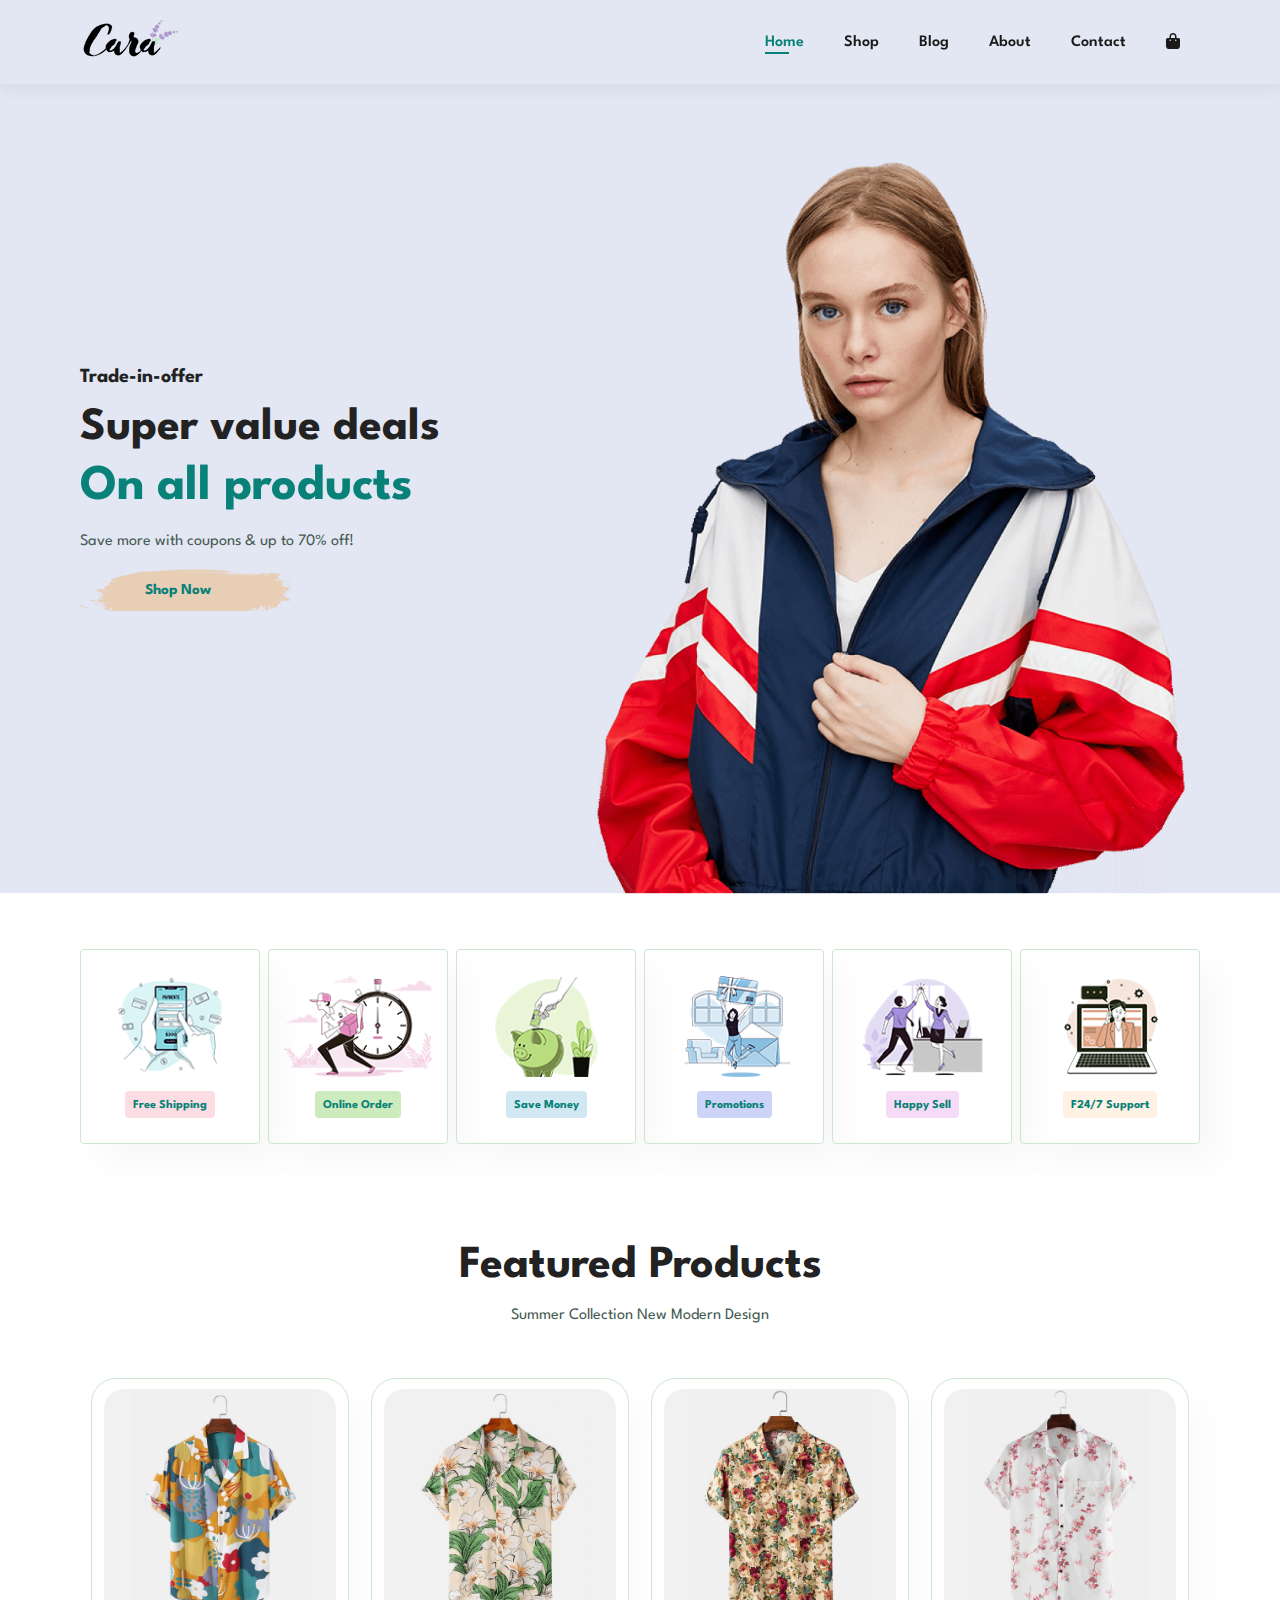
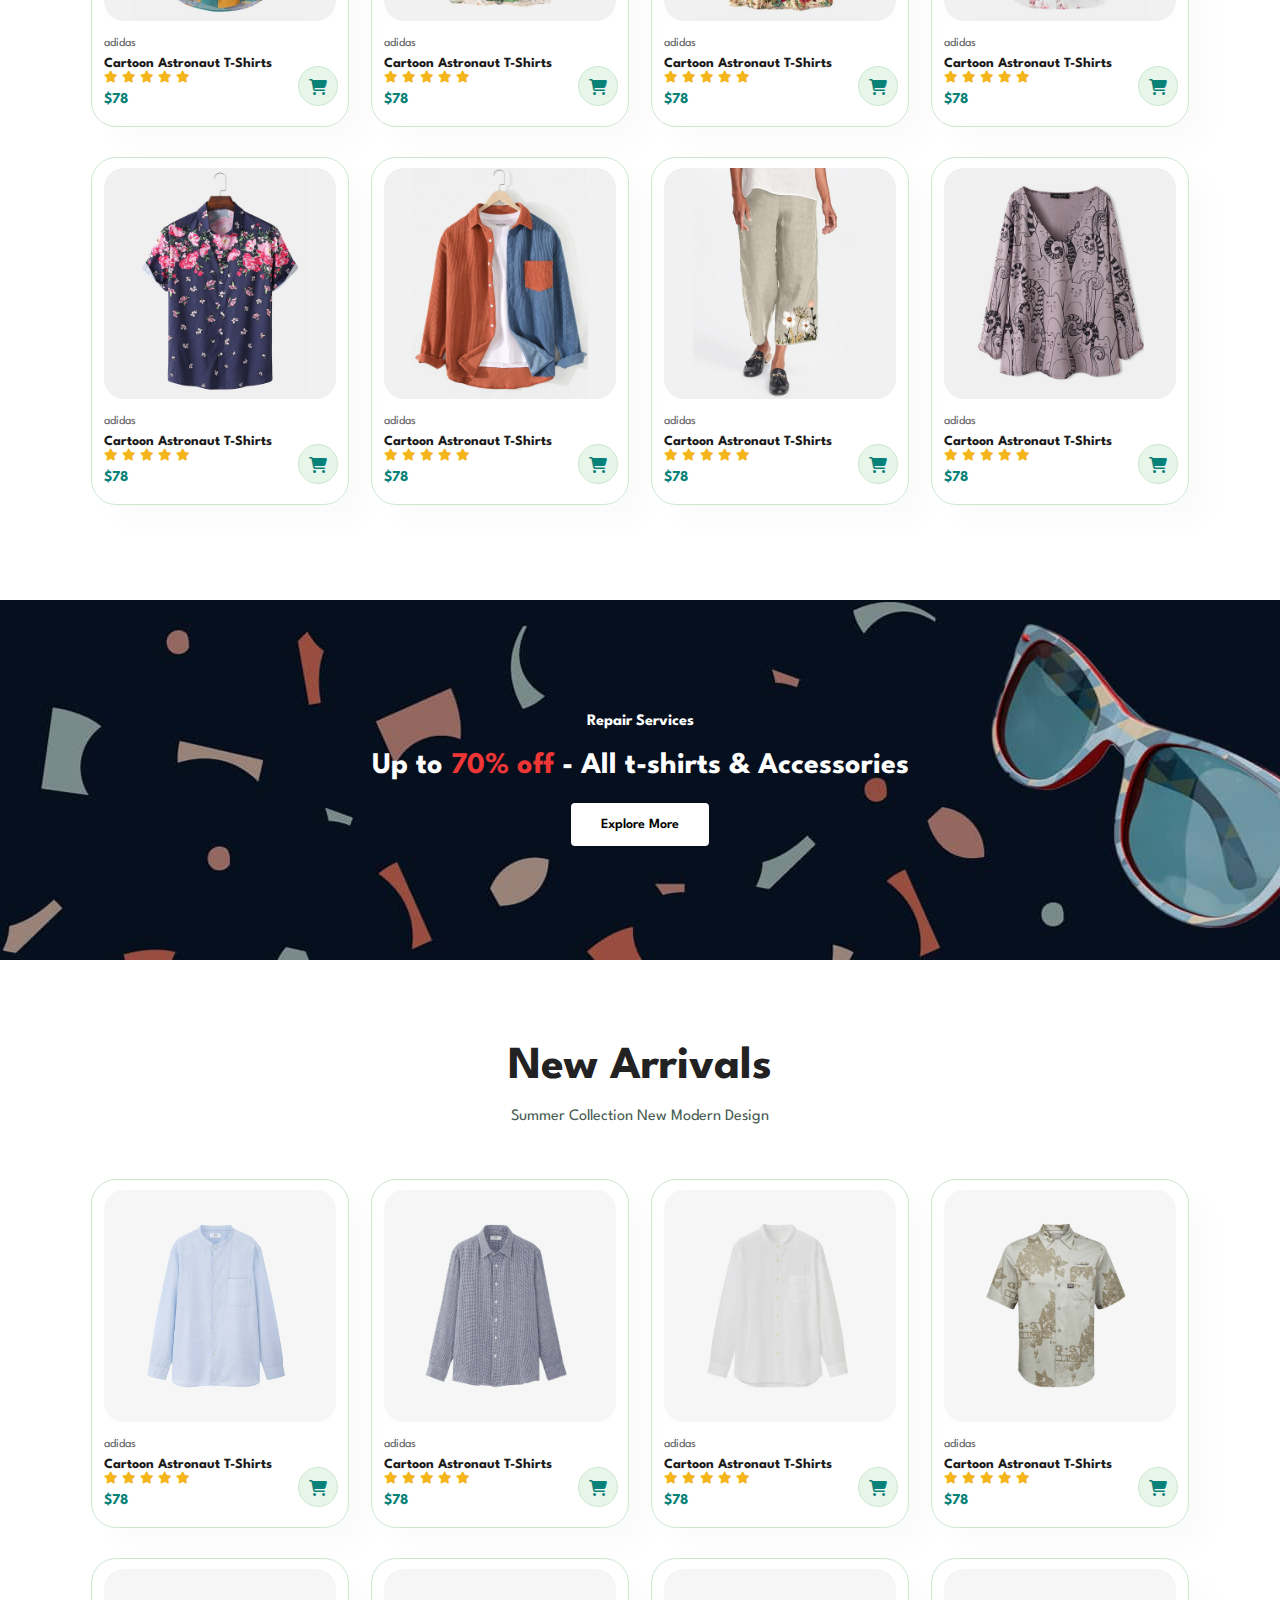
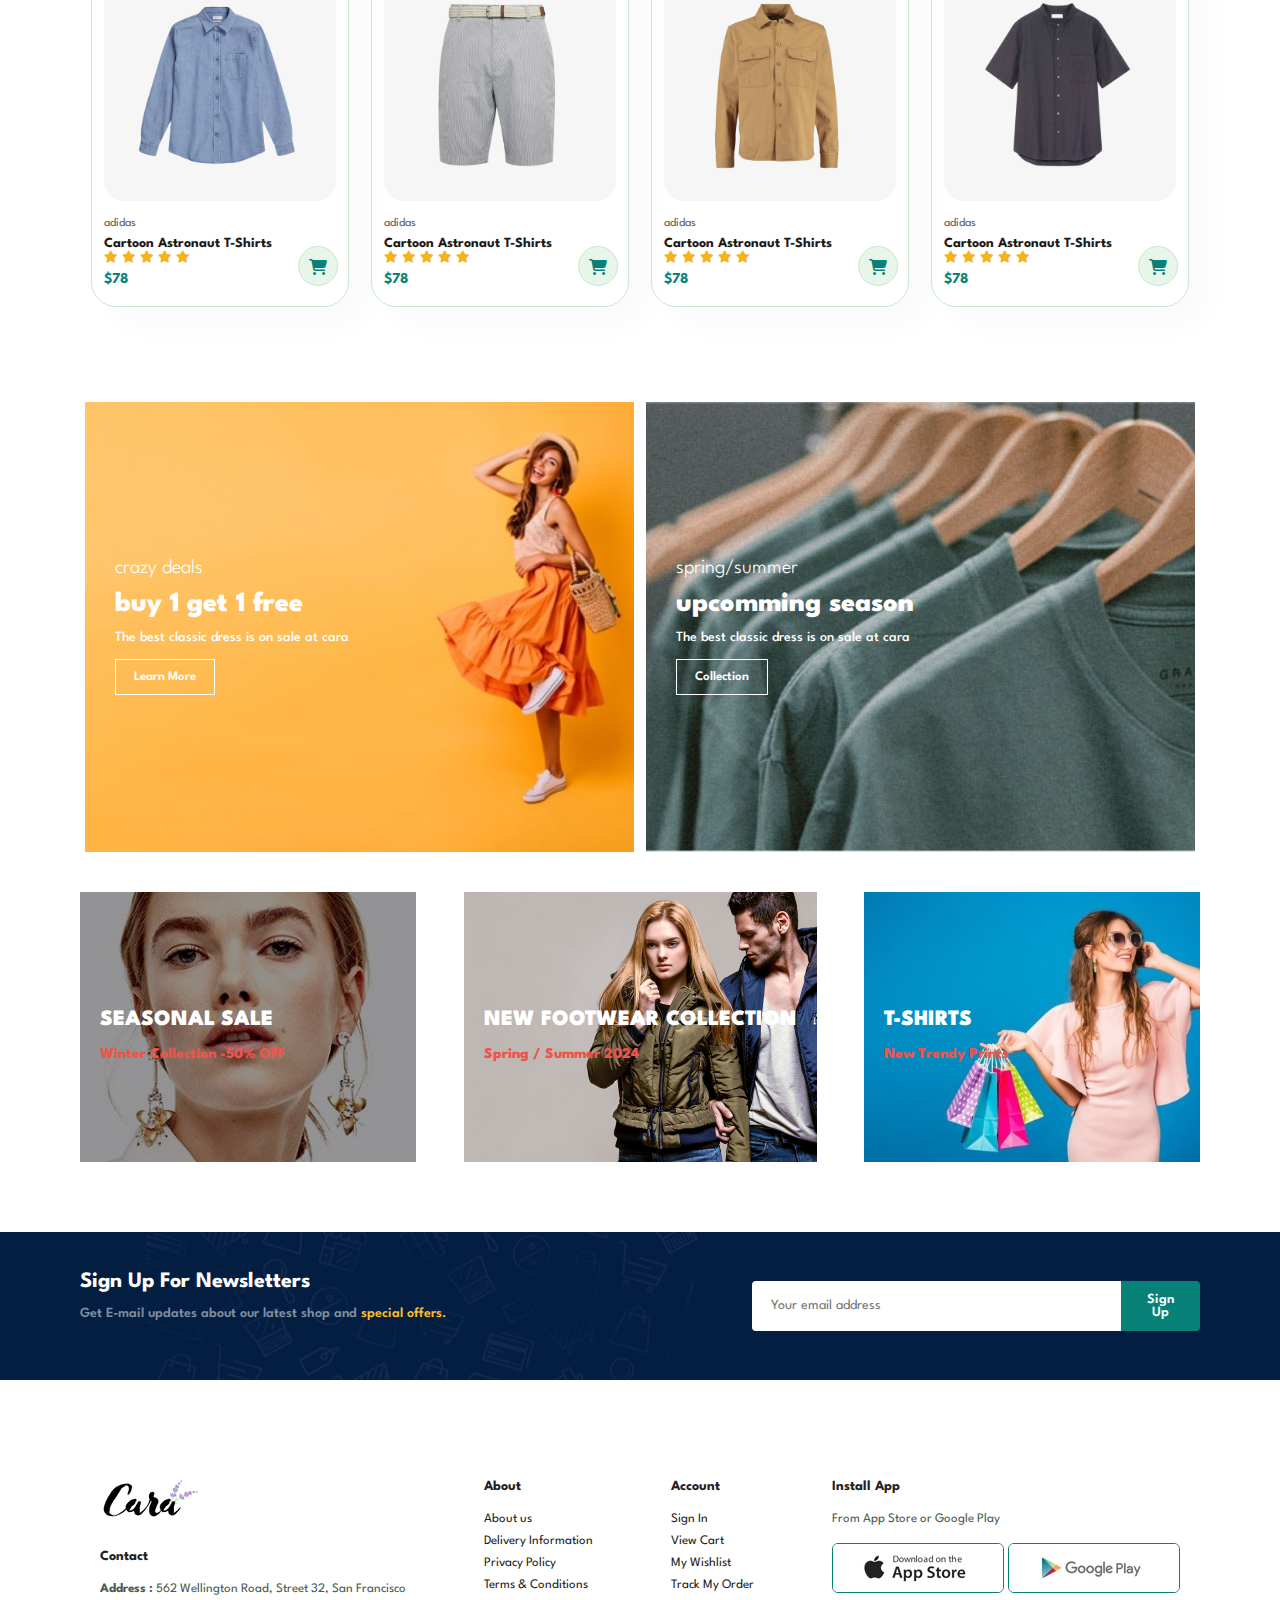
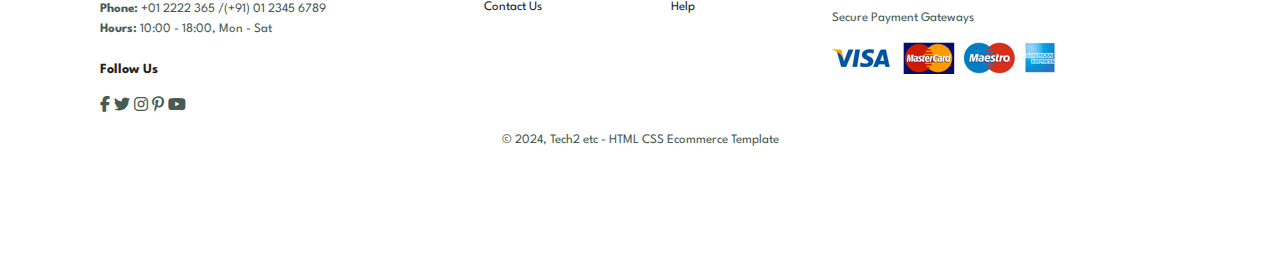
<file: index.html>
<!DOCTYPE html>
<html lang="en">
<head>
    <meta charset="UTF-8">
    <meta name="viewport" content="width=device-width, initial-scale=1.0">
    <title>"Cara's Corner: Your Online Shopping Destination"?</title>
    <link rel="stylesheet" href="https://cdnjs.cloudflare.com/ajax/libs/font-awesome/6.5.2/css/all.min.css" />
    <link rel="stylesheet" href="style.css">
    
</head>

<body>

    <section id="header">
        <a href="#"><img src="img/logo.png" class="logo" alt=""></a>

        <div>
            <ul id="navbar">
                <li><a class="active" href="index.html">Home</a></li>
                <li><a href="shop.html">Shop</a></li>
                <li><a href="blog.html">Blog</a></li>
                <li><a href="about.html">About</a></li>
                <li><a href="contact.html">Contact</a></li>
                <li id="lg-bag"><a href="cart.html"><i class="fa-solid fa-bag-shopping"></i></a></li>
                <a href="#" id="close"><i class="fa-solid fa-xmark"></i></a>
                <!-- <a href="#" id="close"><i  class="far fa-times"></i></a> -->
            </ul>
        </div>
        <div id="mobile">
            <a href="cart.html"><i class="fa-solid fa-bag-shopping"></i></a>
            <i id="bar" class="fas fa-outdent"></i>
        </div>
    </section>

    <section id="hero">
        <h4>Trade-in-offer</h4>
        <h2>Super value deals</h2>
        <h1>On all products</h1>
        <p>Save more with coupons & up to 70% off!</p>
        <button>Shop Now</button>
    </section>

    <section id="features" class="section-p1">
        <div class="fe-box">
            <img src="img/features/f1.png" alt="">
            <h6>Free Shipping</h6>
        </div>

        <div class="fe-box">
            <img src="img/features/f2.png" alt="">
            <h6>Online Order</h6>
        </div>

        <div class="fe-box">
            <img src="img/features/f3.png" alt="">
            <h6>Save Money</h6>
        </div>

        <div class="fe-box">
            <img src="img/features/f4.png" alt="">
            <h6>Promotions</h6>
        </div>

        <div class="fe-box">
            <img src="img/features/f5.png" alt="">
            <h6>Happy Sell</h6>
        </div>

        <div class="fe-box">
            <img src="img/features/f6.png" alt="">
            <h6>F24/7 Support</h6>
        </div>
    </section>

    <section id="product1" class="section-p1">
        <h2>Featured Products</h2>
        <p>Summer Collection New Modern Design</p>
        <div class="pro-container">
            <div class="pro">
                <img src="img/products/f1.jpg" alt="">
                <div class="des">
                    <span>adidas</span>
                    <h5>Cartoon Astronaut T-Shirts</h5>
                    <div class="star">
                        <i class="fas fa-star"></i>
                        <i class="fas fa-star"></i>
                        <i class="fas fa-star"></i>
                        <i class="fas fa-star"></i>
                        <i class="fas fa-star"></i>
                    </div>
                    <h4>$78</h4>
                </div>
                <a href="#"><i class="fa-solid fa-cart-shopping"></i></a>
            </div>

            <div class="pro">
                <img src="img/products/f2.jpg" alt="">
                <div class="des">
                    <span>adidas</span>
                    <h5>Cartoon Astronaut T-Shirts</h5>
                    <div class="star">
                        <i class="fas fa-star"></i>
                        <i class="fas fa-star"></i>
                        <i class="fas fa-star"></i>
                        <i class="fas fa-star"></i>
                        <i class="fas fa-star"></i>
                    </div>
                    <h4>$78</h4>
                </div>
                <a href="#"><i class="fa-solid fa-cart-shopping"></i></a>
            </div>

            <div class="pro">
                <img src="img/products/f3.jpg" alt="">
                <div class="des">
                    <span>adidas</span>
                    <h5>Cartoon Astronaut T-Shirts</h5>
                    <div class="star">
                        <i class="fas fa-star"></i>
                        <i class="fas fa-star"></i>
                        <i class="fas fa-star"></i>
                        <i class="fas fa-star"></i>
                        <i class="fas fa-star"></i>
                    </div>
                    <h4>$78</h4>
                </div>
                <a href="#"><i class="fa-solid fa-cart-shopping"></i></a>
            </div>

            <div class="pro">
                <img src="img/products/f4.jpg" alt="">
                <div class="des">
                    <span>adidas</span>
                    <h5>Cartoon Astronaut T-Shirts</h5>
                    <div class="star">
                        <i class="fas fa-star"></i>
                        <i class="fas fa-star"></i>
                        <i class="fas fa-star"></i>
                        <i class="fas fa-star"></i>
                        <i class="fas fa-star"></i>
                    </div>
                    <h4>$78</h4>
                </div>
                <a href="#"><i class="fa-solid fa-cart-shopping"></i></a>
            </div>

            <div class="pro">
                <img src="img/products/f5.jpg" alt="">
                <div class="des">
                    <span>adidas</span>
                    <h5>Cartoon Astronaut T-Shirts</h5>
                    <div class="star">
                        <i class="fas fa-star"></i>
                        <i class="fas fa-star"></i>
                        <i class="fas fa-star"></i>
                        <i class="fas fa-star"></i>
                        <i class="fas fa-star"></i>
                    </div>
                    <h4>$78</h4>
                </div>
                <a href="#"><i class="fa-solid fa-cart-shopping"></i></a>
            </div>

            <div class="pro">
                <img src="img/products/f6.jpg" alt="">
                <div class="des">
                    <span>adidas</span>
                    <h5>Cartoon Astronaut T-Shirts</h5>
                    <div class="star">
                        <i class="fas fa-star"></i>
                        <i class="fas fa-star"></i>
                        <i class="fas fa-star"></i>
                        <i class="fas fa-star"></i>
                        <i class="fas fa-star"></i>
                    </div>
                    <h4>$78</h4>
                </div>
                <a href="#"><i class="fa-solid fa-cart-shopping"></i></a>
            </div>

            <div class="pro">
                <img src="img/products/f7.jpg" alt="">
                <div class="des">
                    <span>adidas</span>
                    <h5>Cartoon Astronaut T-Shirts</h5>
                    <div class="star">
                        <i class="fas fa-star"></i>
                        <i class="fas fa-star"></i>
                        <i class="fas fa-star"></i>
                        <i class="fas fa-star"></i>
                        <i class="fas fa-star"></i>
                    </div>
                    <h4>$78</h4>
                </div>
                <a href="#"><i class="fa-solid fa-cart-shopping"></i></a>
            </div>

            <div class="pro">
                <img src="img/products/f8.jpg" alt="">
                <div class="des">
                    <span>adidas</span>
                    <h5>Cartoon Astronaut T-Shirts</h5>
                    <div class="star">
                        <i class="fas fa-star"></i>
                        <i class="fas fa-star"></i>
                        <i class="fas fa-star"></i>
                        <i class="fas fa-star"></i>
                        <i class="fas fa-star"></i>
                    </div>
                    <h4>$78</h4>
                </div>
                <a href="#"><i class="fa-solid fa-cart-shopping"></i></a>
            </div>
        </div>
    </section>

    <section id="banner" class="section-m1">
        <h4>Repair Services</h4>
        <h2>Up to <span>70% off</span> - All t-shirts & Accessories</h2>
        <button class="normal">Explore More</button>
    </section>

    <section id="product1" class="section-p1">
        <h2>New Arrivals</h2>
        <p>Summer Collection New Modern Design</p>
        <div class="pro-container">
            <div class="pro">
                <img src="img/products/n1.jpg" alt="">
                <div class="des">
                    <span>adidas</span>
                    <h5>Cartoon Astronaut T-Shirts</h5>
                    <div class="star">
                        <i class="fas fa-star"></i>
                        <i class="fas fa-star"></i>
                        <i class="fas fa-star"></i>
                        <i class="fas fa-star"></i>
                        <i class="fas fa-star"></i>
                    </div>
                    <h4>$78</h4>
                </div>
                <a href="#"><i class="fa-solid fa-cart-shopping"></i></a>
            </div>

            <div class="pro">
                <img src="img/products/n2.jpg" alt="">
                <div class="des">
                    <span>adidas</span>
                    <h5>Cartoon Astronaut T-Shirts</h5>
                    <div class="star">
                        <i class="fas fa-star"></i>
                        <i class="fas fa-star"></i>
                        <i class="fas fa-star"></i>
                        <i class="fas fa-star"></i>
                        <i class="fas fa-star"></i>
                    </div>
                    <h4>$78</h4>
                </div>
                <a href="#"><i class="fa-solid fa-cart-shopping"></i></a>
            </div>

            <div class="pro">
                <img src="img/products/n3.jpg" alt="">
                <div class="des">
                    <span>adidas</span>
                    <h5>Cartoon Astronaut T-Shirts</h5>
                    <div class="star">
                        <i class="fas fa-star"></i>
                        <i class="fas fa-star"></i>
                        <i class="fas fa-star"></i>
                        <i class="fas fa-star"></i>
                        <i class="fas fa-star"></i>
                    </div>
                    <h4>$78</h4>
                </div>
                <a href="#"><i class="fa-solid fa-cart-shopping"></i></a>
            </div>

            <div class="pro">
                <img src="img/products/n4.jpg" alt="">
                <div class="des">
                    <span>adidas</span>
                    <h5>Cartoon Astronaut T-Shirts</h5>
                    <div class="star">
                        <i class="fas fa-star"></i>
                        <i class="fas fa-star"></i>
                        <i class="fas fa-star"></i>
                        <i class="fas fa-star"></i>
                        <i class="fas fa-star"></i>
                    </div>
                    <h4>$78</h4>
                </div>
                <a href="#"><i class="fa-solid fa-cart-shopping"></i></a>
            </div>

            <div class="pro">
                <img src="img/products/n5.jpg" alt="">
                <div class="des">
                    <span>adidas</span>
                    <h5>Cartoon Astronaut T-Shirts</h5>
                    <div class="star">
                        <i class="fas fa-star"></i>
                        <i class="fas fa-star"></i>
                        <i class="fas fa-star"></i>
                        <i class="fas fa-star"></i>
                        <i class="fas fa-star"></i>
                    </div>
                    <h4>$78</h4>
                </div>
                <a href="#"><i class="fa-solid fa-cart-shopping"></i></a>
            </div>

            <div class="pro">
                <img src="img/products/n6.jpg" alt="">
                <div class="des">
                    <span>adidas</span>
                    <h5>Cartoon Astronaut T-Shirts</h5>
                    <div class="star">
                        <i class="fas fa-star"></i>
                        <i class="fas fa-star"></i>
                        <i class="fas fa-star"></i>
                        <i class="fas fa-star"></i>
                        <i class="fas fa-star"></i>
                    </div>
                    <h4>$78</h4>
                </div>
                <a href="#"><i class="fa-solid fa-cart-shopping"></i></a>
            </div>

            <div class="pro">
                <img src="img/products/n7.jpg" alt="">
                <div class="des">
                    <span>adidas</span>
                    <h5>Cartoon Astronaut T-Shirts</h5>
                    <div class="star">
                        <i class="fas fa-star"></i>
                        <i class="fas fa-star"></i>
                        <i class="fas fa-star"></i>
                        <i class="fas fa-star"></i>
                        <i class="fas fa-star"></i>
                    </div>
                    <h4>$78</h4>
                </div>
                <a href="#"><i class="fa-solid fa-cart-shopping"></i></a>
            </div>

            <div class="pro">
                <img src="img/products/n8.jpg" alt="">
                <div class="des">
                    <span>adidas</span>
                    <h5>Cartoon Astronaut T-Shirts</h5>
                    <div class="star">
                        <i class="fas fa-star"></i>
                        <i class="fas fa-star"></i>
                        <i class="fas fa-star"></i>
                        <i class="fas fa-star"></i>
                        <i class="fas fa-star"></i>
                    </div>
                    <h4>$78</h4>
                </div>
                <a href="#"><i class="fa-solid fa-cart-shopping"></i></a>
            </div>
        </div>
    </section>

    <section id="sm-banner" class="section-p1">
        <div class="banner-box">
            <h4>crazy deals</h4>
            <h2>buy 1 get 1 free</h2>
            <span>The best classic dress is on sale at cara</span>
            <button class="white">Learn More</button>
        </div>
        
        <div class="banner-box banner-box2">
            <h4>spring/summer</h4>
            <h2>upcomming season</h2>
            <span>The best classic dress is on sale at cara</span>
            <button class="white">Collection</button>
        </div>
    </section>

    <section id="banner3">
        <div class="banner-box">
            <h2>SEASONAL SALE</h2>
            <h3>Winter Collection -50% OFF</h3>
        </div>

        <div class="banner-box banner-box2">
            <h2>NEW FOOTWEAR COLLECTION</h2>
            <h3>Spring / Summer 2024</h3>
        </div>

        <div class="banner-box banner-box3">
            <h2>T-SHIRTS</h2>
            <h3>New Trendy Prints</h3>
        </div>
    </section>

    <section id="newsletter" class="section-p1" class="section-m1">
        <div class="newstext">
            <h4>Sign Up For Newsletters</h4>
            <p>Get E-mail updates about our latest shop and <span>special offers.</span></p>
        </div>
        <div class="form">
            <input type="text" placeholder="Your email address">
            <button class="normalx">Sign Up</button>
        </div>
    </section>

    <footer class="section-end">
        <div class="col">
            <img class="logo" src="img/logo.png" alt="" >
            <h4>Contact</h4>
            <p><strong>Address :</strong> 562 Wellington Road, Street 32, San Francisco</p>
            <p><strong>Phone:</strong> +01 2222 365 /(+91) 01 2345 6789</p>
            <p><strong>Hours:</strong> 10:00 - 18:00, Mon - Sat</p>
            <div class="follow">
                <h4>Follow Us</h4>
                <div class="icon">
                    <i class="fab fa-facebook-f"></i>
                    <i class="fab fa-twitter"></i>
                    <i class="fab fa-instagram"></i>
                    <i class="fab fa-pinterest-p"></i>
                    <i class="fab fa-youtube"></i>
                </div>
            </div>
        </div>

        <div class="col">
            <h4>About</h4>
            <a href="#">About us</a>
            <a href="#">Delivery Information</a>
            <a href="#">Privacy Policy</a>
            <a href="#">Terms & Conditions</a>
            <a href="#">Contact Us</a>
        </div>

        <div class="col">
            <h4>Account</h4>
            <a href="#">Sign In</a>
            <a href="#">View Cart</a>
            <a href="#">My Wishlist</a>
            <a href="#">Track My Order</a>
            <a href="#">Help</a>
        </div>

        <div class="col install">
            <h4>Install App</h4>
            <p>From App Store or Google Play</p>
            <div class="row">
                <img src="img/pay/app.jpg" alt="">
                <img src="img/pay/play.jpg" alt="">
            </div>
            <p>Secure Payment Gateways</p>
            <img src="img/pay/pay.png" alt="">
        </div>

        <div class="copyright">
            <p>© 2024, Tech2 etc - HTML CSS Ecommerce Template</p>
        </div>
    </footer>

    <script src="script.js"></script>
</body>
</html>
</file>
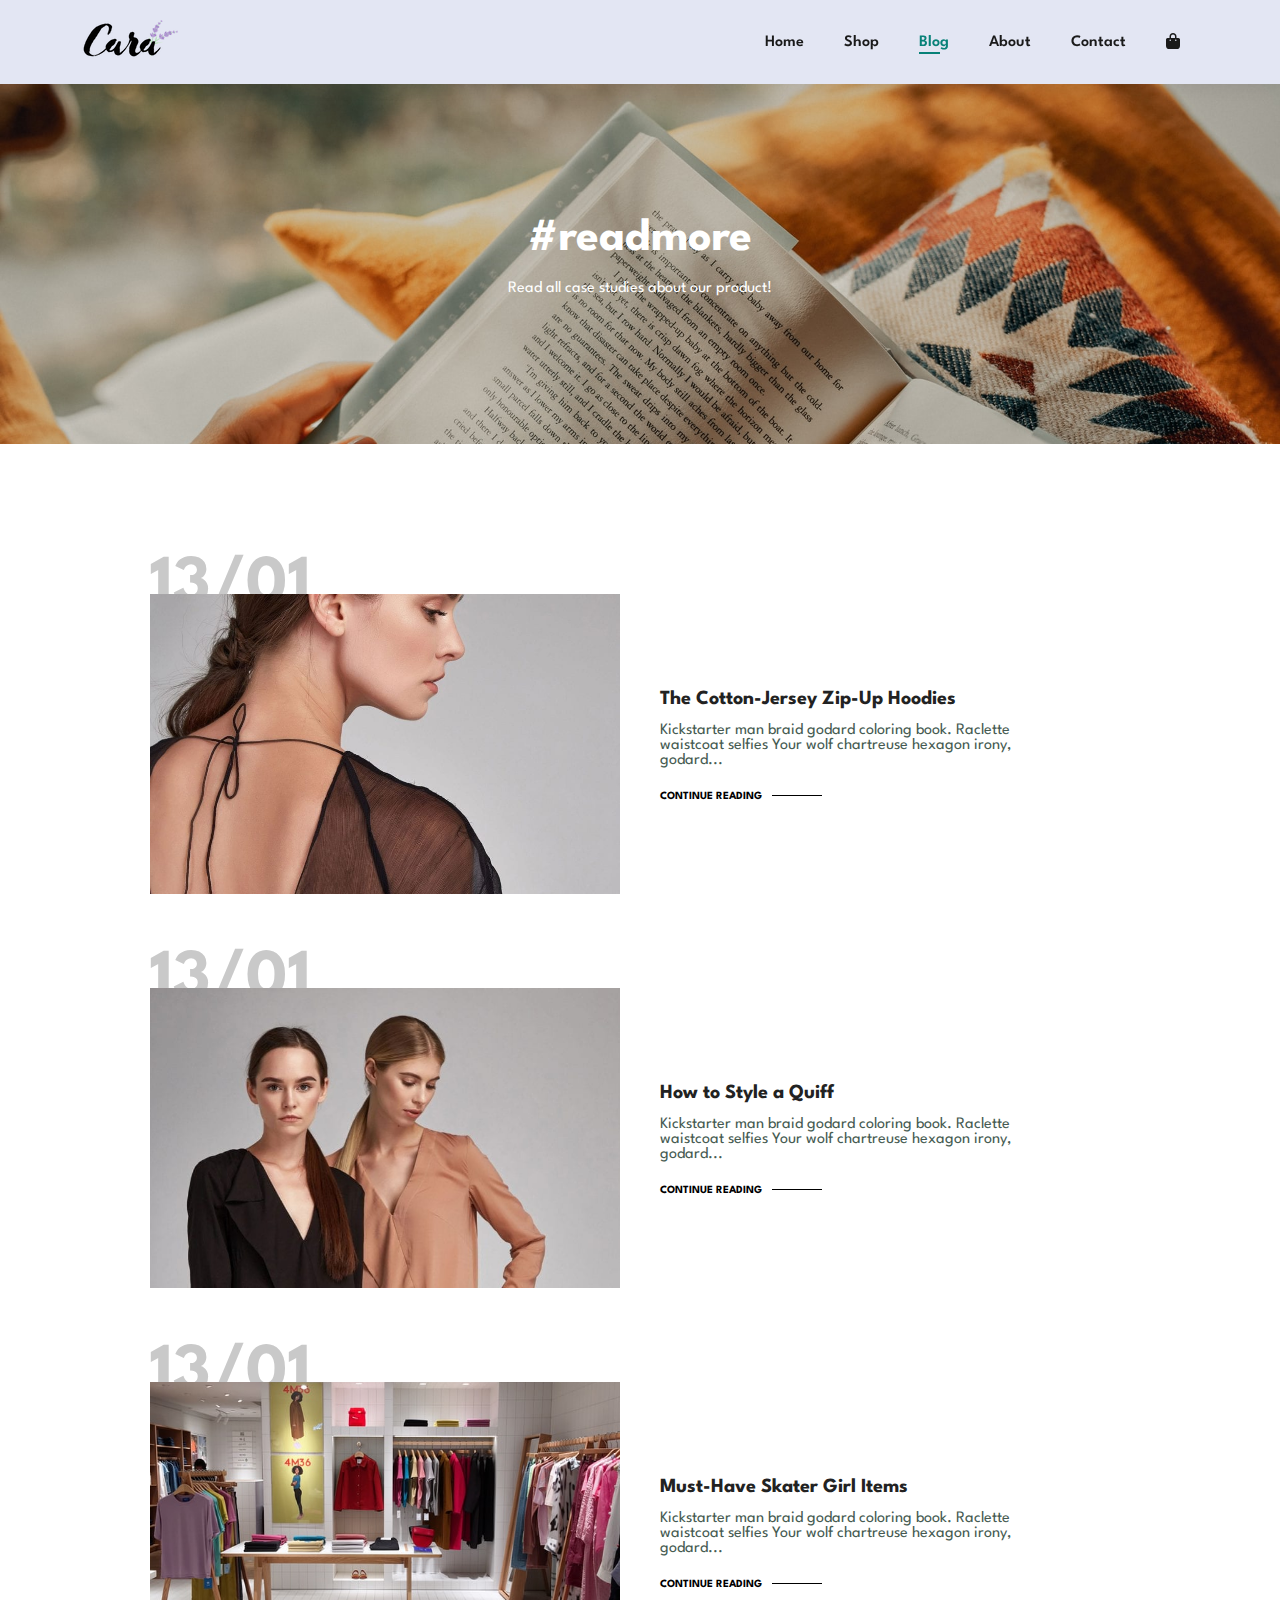
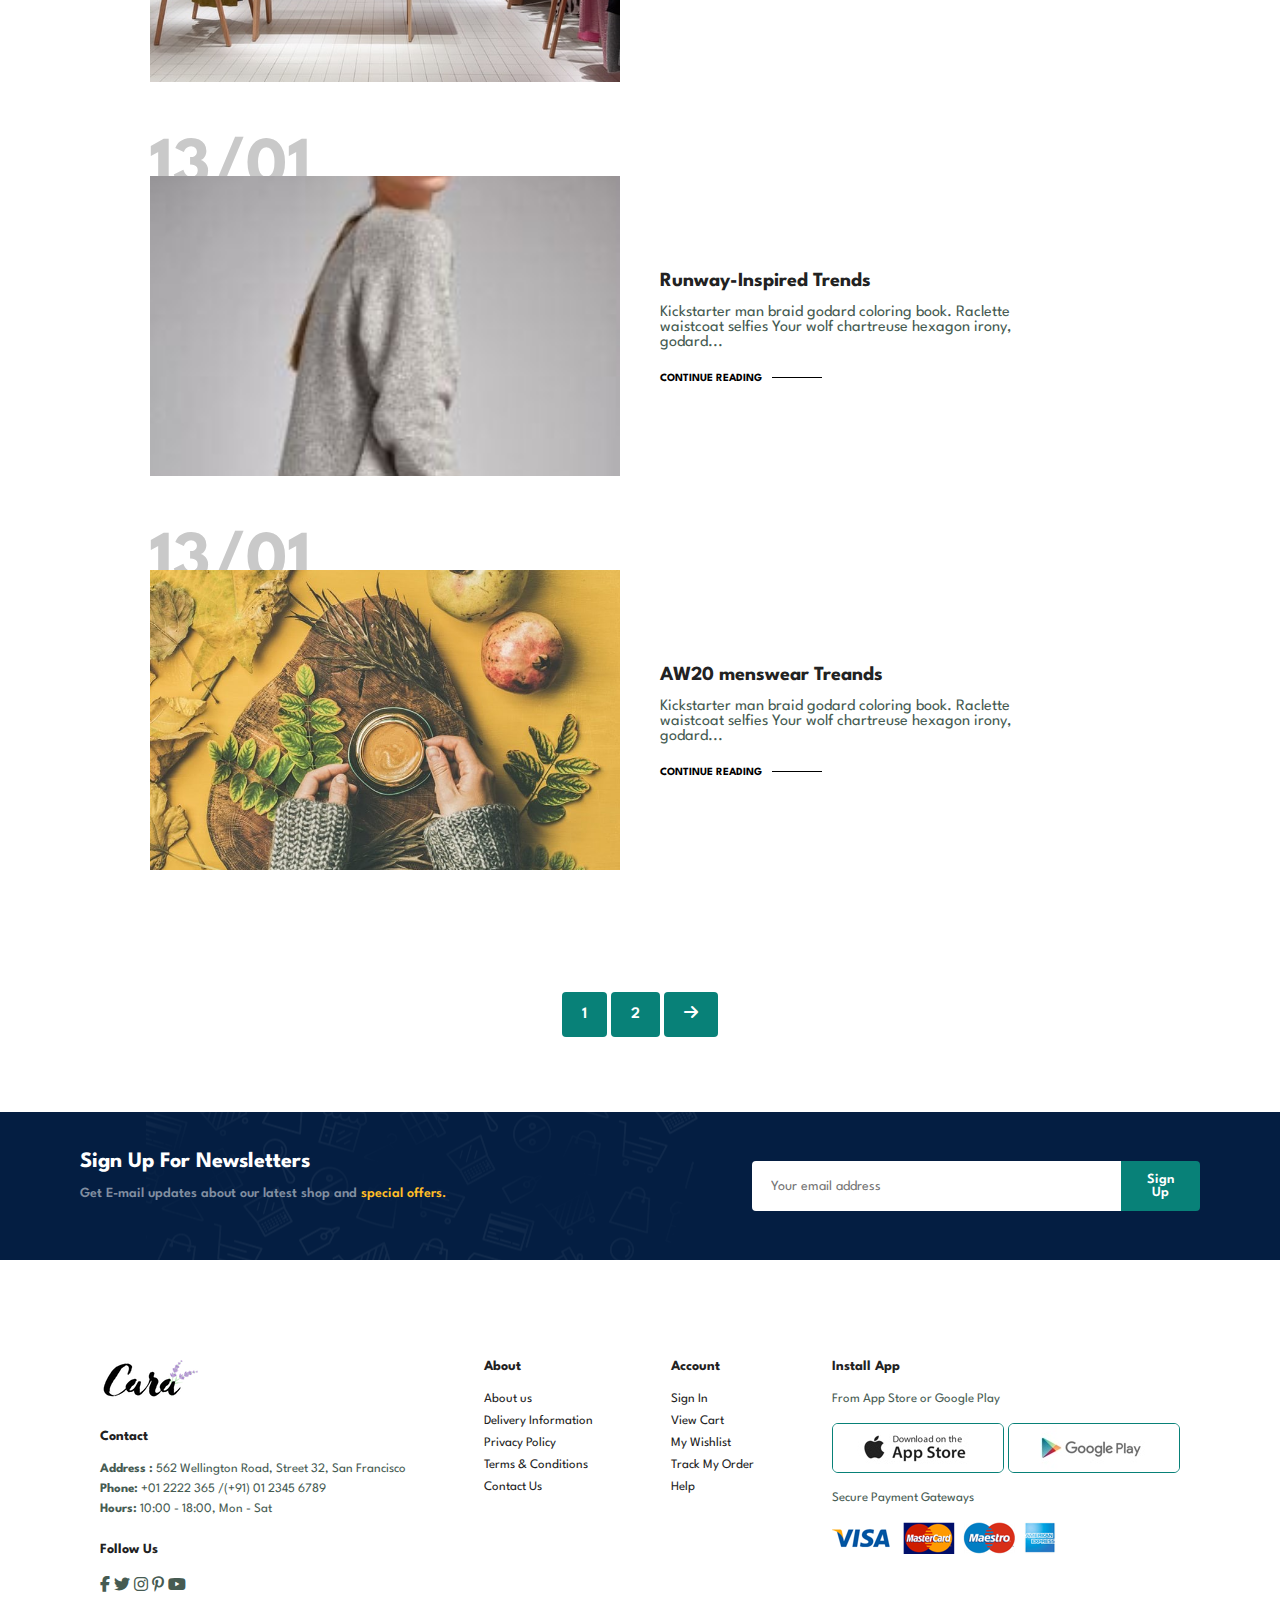
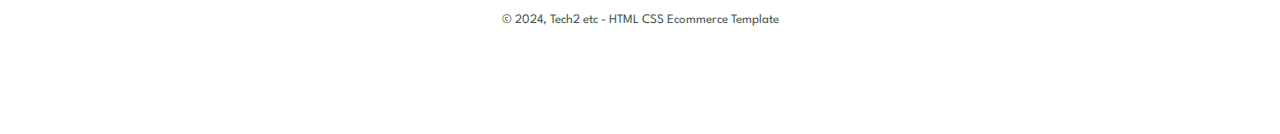
<file: blog.html>
<!DOCTYPE html>
<html lang="en">
<head>
    <meta charset="UTF-8">
    <meta name="viewport" content="width=device-width, initial-scale=1.0">
    <title>"Cara's Corner: Your Online Shopping Destination"?</title>
    <link rel="stylesheet" href="https://cdnjs.cloudflare.com/ajax/libs/font-awesome/6.5.2/css/all.min.css" />
    <link rel="stylesheet" href="style.css">
    
</head>

<body>

    <section id="header">
        <a href="#"><img src="img/logo.png" class="logo" alt=""></a>

        <div>
            <ul id="navbar">
                <li><a href="index.html">Home</a></li>
                <li><a href="shop.html">Shop</a></li>
                <li><a class="active" href="blog.html">Blog</a></li>
                <li><a href="about.html">About</a></li>
                <li><a href="contact.html">Contact</a></li>
                <li id="lg-bag"><a href="cart.html"><i class="fa-solid fa-bag-shopping"></i></a></li>
                <a href="#" id="close"><i class="fa-solid fa-xmark"></i></a>
                <!-- <a href="#" id="close"><i  class="far fa-times"></i></a> -->
            </ul>
        </div>
        <div id="mobile">
            <a href="cart.html"><i class="fa-solid fa-bag-shopping"></i></a>
            <i id="bar" class="fas fa-outdent"></i>
        </div>
    </section>

    <section id="page-header" class="blog-header">
        <h2>#readmore</h2>
        <p>Read all case studies about our product!</p>
    </section>

    <section id="blog">
        <div class="blog-box">
            <div class="blog-img">
                <img src="img/blog/b1.jpg" alt="">
            </div>
            <div class="blog-details">
                <h4>The Cotton-Jersey Zip-Up Hoodies</h4>
                <p>Kickstarter man braid godard coloring book. Raclette<br>waistcoat selfies Your
                wolf chartreuse hexagon irony,<br>godard...</p>
                <a href="#">CONTINUE READING</a>
            </div>
            <h1>13/01</h1>
        </div>

        <div class="blog-box">
            <div class="blog-img">
                <img src="img/blog/b2.jpg" alt="">
            </div>
            <div class="blog-details">
                <h4>How to Style a Quiff</h4>
                <p>Kickstarter man braid godard coloring book. Raclette<br>waistcoat selfies Your
                wolf chartreuse hexagon irony,<br>godard...</p>
                <a href="#">CONTINUE READING</a>
            </div>
            <h1>13/01</h1>
        </div>

        <div class="blog-box">
            <div class="blog-img">
                <img src="img/blog/b3.jpg" alt="">
            </div>
            <div class="blog-details">
                <h4>Must-Have Skater Girl Items</h4>
                <p>Kickstarter man braid godard coloring book. Raclette<br>waistcoat selfies Your
                wolf chartreuse hexagon irony,<br>godard...</p>
                <a href="#">CONTINUE READING</a>
            </div>
            <h1>13/01</h1>
        </div>

        <div class="blog-box">
            <div class="blog-img">
                <img src="img/blog/b5.jpg" alt="">
            </div>
            <div class="blog-details">
                <h4>Runway-Inspired Trends</h4>
                <p>Kickstarter man braid godard coloring book. Raclette<br>waistcoat selfies Your
                wolf chartreuse hexagon irony,<br>godard...</p>
                <a href="#">CONTINUE READING</a>
            </div>
            <h1>13/01</h1>
        </div>

        <div class="blog-box">
            <div class="blog-img">
                <img src="img/blog/b6.jpg" alt="">
            </div>
            <div class="blog-details">
                <h4>AW20 menswear Treands</h4>
                <p>Kickstarter man braid godard coloring book. Raclette<br>waistcoat selfies Your
                wolf chartreuse hexagon irony,<br>godard...</p>
                <a href="#">CONTINUE READING</a>
            </div>
            <h1>13/01</h1>
        </div>
    </section>

    <section id="pagination" class="section-p1">
        <a href="#">1</a>
        <a href="#">2</a>
        <a href="#"><i class="fa-solid fa-arrow-right"></i></i></a>
    </section>

    <section id="newsletter" class="section-p1" class="section-m1">
        <div class="newstext">
            <h4>Sign Up For Newsletters</h4>
            <p>Get E-mail updates about our latest shop and <span>special offers.</span></p>
        </div>
        <div class="form">
            <input type="text" placeholder="Your email address">
            <button class="normalx">Sign Up</button>
        </div>
    </section>

    <footer class="section-end">
        <div class="col">
            <img class="logo" src="img/logo.png" alt="" >
            <h4>Contact</h4>
            <p><strong>Address :</strong> 562 Wellington Road, Street 32, San Francisco</p>
            <p><strong>Phone:</strong> +01 2222 365 /(+91) 01 2345 6789</p>
            <p><strong>Hours:</strong> 10:00 - 18:00, Mon - Sat</p>
            <div class="follow">
                <h4>Follow Us</h4>
                <div class="icon">
                    <i class="fab fa-facebook-f"></i>
                    <i class="fab fa-twitter"></i>
                    <i class="fab fa-instagram"></i>
                    <i class="fab fa-pinterest-p"></i>
                    <i class="fab fa-youtube"></i>
                </div>
            </div>
        </div>

        <div class="col">
            <h4>About</h4>
            <a href="#">About us</a>
            <a href="#">Delivery Information</a>
            <a href="#">Privacy Policy</a>
            <a href="#">Terms & Conditions</a>
            <a href="#">Contact Us</a>
        </div>

        <div class="col">
            <h4>Account</h4>
            <a href="#">Sign In</a>
            <a href="#">View Cart</a>
            <a href="#">My Wishlist</a>
            <a href="#">Track My Order</a>
            <a href="#">Help</a>
        </div>

        <div class="col install">
            <h4>Install App</h4>
            <p>From App Store or Google Play</p>
            <div class="row">
                <img src="img/pay/app.jpg" alt="">
                <img src="img/pay/play.jpg" alt="">
            </div>
            <p>Secure Payment Gateways</p>
            <img src="img/pay/pay.png" alt="">
        </div>

        <div class="copyright">
            <p>© 2024, Tech2 etc - HTML CSS Ecommerce Template</p>
        </div>
    </footer>

    <script src="script.js"></script>
</body>
</html>
</file>
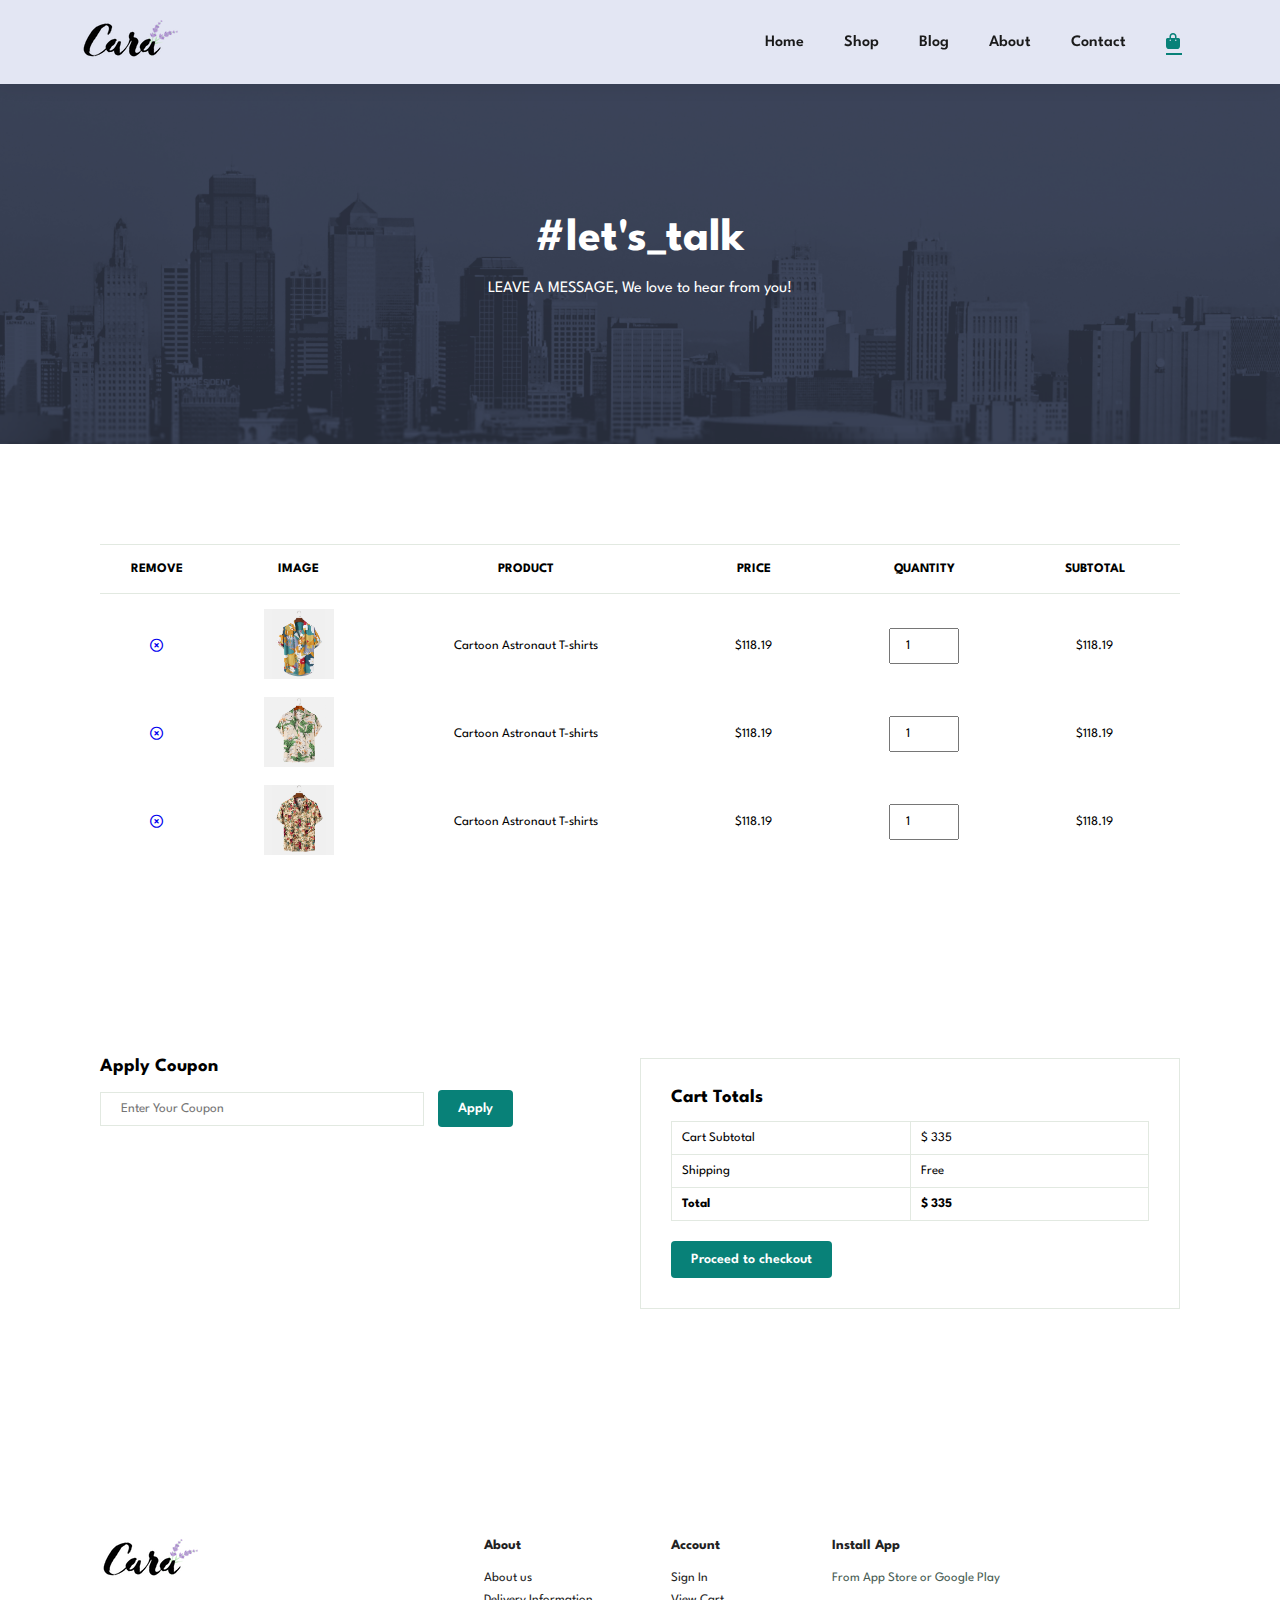
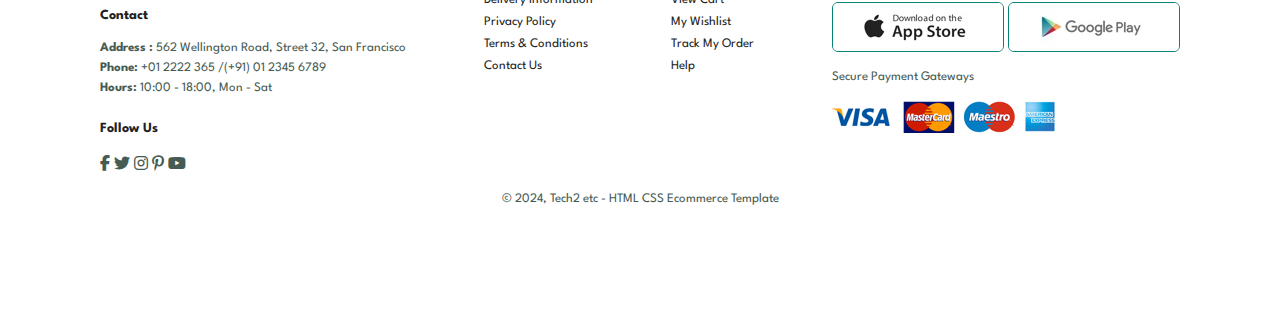
<file: cart.html>
<!DOCTYPE html>
<html lang="en">
<head>
    <meta charset="UTF-8">
    <meta name="viewport" content="width=device-width, initial-scale=1.0">
    <title>"Cara's Corner: Your Online Shopping Destination"?</title>
    <link rel="stylesheet" href="https://cdnjs.cloudflare.com/ajax/libs/font-awesome/6.5.2/css/all.min.css" />
    <link rel="stylesheet" href="style.css">
    
</head>

<body>

    <section id="header">
        <a href="#"><img src="img/logo.png" class="logo" alt=""></a>

        <div>
            <ul id="navbar">
                <li><a href="index.html">Home</a></li>
                <li><a href="shop.html">Shop</a></li>
                <li><a href="blog.html">Blog</a></li>
                <li><a href="about.html">About</a></li>
                <li><a href="contact.html">Contact</a></li>
                <li id="lg-bag"><a class="active" href="cart.html"><i class="fa-solid fa-bag-shopping"></i></a></li>
                <a href="#" id="close"><i class="fa-solid fa-xmark"></i></a>
                <!-- <a href="#" id="close"><i  class="far fa-times"></i></a> -->
            </ul>
        </div>
        <div id="mobile">
            <a href="cart.html"><i class="fa-solid fa-bag-shopping"></i></a>
            <i id="bar" class="fas fa-outdent"></i>
        </div>
    </section>

    <section id="page-header" class="about-header">
        <h2>#let's_talk</h2>
        <p>LEAVE A MESSAGE, We love to hear from you!</p>
    </section>

    <section id="cart" class="section-end">
        <table width="100%">
            <thead>
                <tr>
                    <td>Remove</td>
                    <td>Image</td>
                    <td>Product</td>
                    <td>Price</td>
                    <td>Quantity</td>
                    <td>Subtotal</td>
                </tr>
            </thead>
            <tbody>
                <tr>
                    <td><a href="#"><i class="far fa-times-circle"></i></a></td>
                    <td><img src="img/products/f1.jpg" alt=""></td>
                    <td>Cartoon Astronaut T-shirts</td>
                    <td>$118.19</td>
                    <td><input type="number" value="1"></td>
                    <td>$118.19</td>
                </tr>

                <tr>
                    <td><a href="#"><i class="far fa-times-circle"></i></a></td>
                    <td><img src="img/products/f2.jpg" alt=""></td>
                    <td>Cartoon Astronaut T-shirts</td>
                    <td>$118.19</td>
                    <td><input type="number" value="1"></td>
                    <td>$118.19</td>
                </tr>

                <tr>
                    <td><a href="#"><i class="far fa-times-circle"></i></a></td>
                    <td><img src="img/products/f3.jpg" alt=""></td>
                    <td>Cartoon Astronaut T-shirts</td>
                    <td>$118.19</td>
                    <td><input type="number" value="1"></td>
                    <td>$118.19</td>
                </tr>
            </tbody>
        </table>
    </section>

    <section id="cart-add" class="section-end">
        <div id="coupon">
            <h3>Apply Coupon</h3>
            <div>
                <input type="text" placeholder="Enter Your Coupon">
                <button class="normal">Apply</button>
            </div>
        </div>

        <div id="subtotal">
            <h3>Cart Totals</h3>
            <table>
                <tr>
                    <td>Cart Subtotal</td>
                    <td>$ 335</td>
                </tr>
                <tr>
                    <td>Shipping</td>
                    <td>Free</td>
                </tr>
                <tr>
                    <td><strong>Total</strong></td>
                    <td><strong>$ 335</strong></td>
                </tr>
            </table>
            <button class="normal">Proceed to checkout</button>
        </div>
    </section>

    <footer class="section-end">
        <div class="col">
            <img class="logo" src="img/logo.png" alt="" >
            <h4>Contact</h4>
            <p><strong>Address :</strong> 562 Wellington Road, Street 32, San Francisco</p>
            <p><strong>Phone:</strong> +01 2222 365 /(+91) 01 2345 6789</p>
            <p><strong>Hours:</strong> 10:00 - 18:00, Mon - Sat</p>
            <div class="follow">
                <h4>Follow Us</h4>
                <div class="icon">
                    <i class="fab fa-facebook-f"></i>
                    <i class="fab fa-twitter"></i>
                    <i class="fab fa-instagram"></i>
                    <i class="fab fa-pinterest-p"></i>
                    <i class="fab fa-youtube"></i>
                </div>
            </div>
        </div>

        <div class="col">
            <h4>About</h4>
            <a href="#">About us</a>
            <a href="#">Delivery Information</a>
            <a href="#">Privacy Policy</a>
            <a href="#">Terms & Conditions</a>
            <a href="#">Contact Us</a>
        </div>

        <div class="col">
            <h4>Account</h4>
            <a href="#">Sign In</a>
            <a href="#">View Cart</a>
            <a href="#">My Wishlist</a>
            <a href="#">Track My Order</a>
            <a href="#">Help</a>
        </div>

        <div class="col install">
            <h4>Install App</h4>
            <p>From App Store or Google Play</p>
            <div class="row">
                <img src="img/pay/app.jpg" alt="">
                <img src="img/pay/play.jpg" alt="">
            </div>
            <p>Secure Payment Gateways</p>
            <img src="img/pay/pay.png" alt="">
        </div>

        <div class="copyright">
            <p>© 2024, Tech2 etc - HTML CSS Ecommerce Template</p>
        </div>
    </footer>

    <script src="script.js"></script>
</body>
</html>
</file>
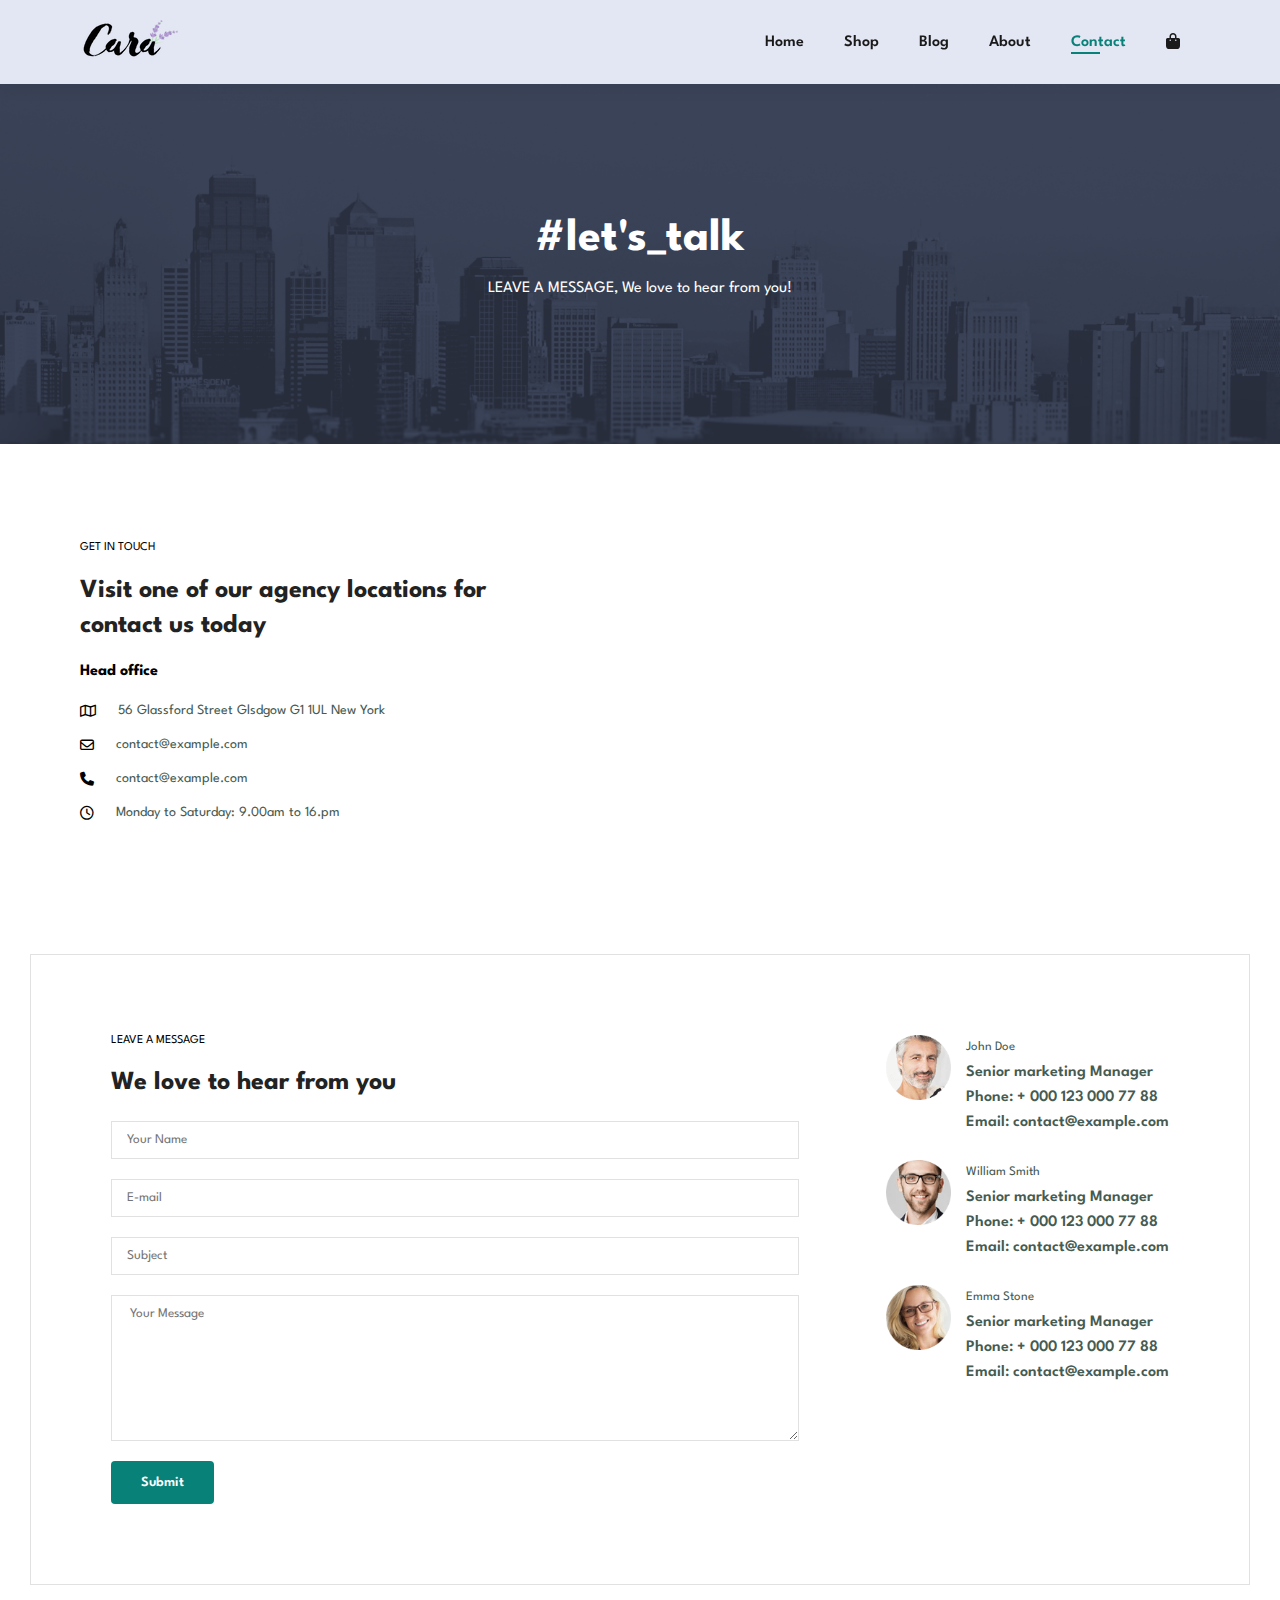
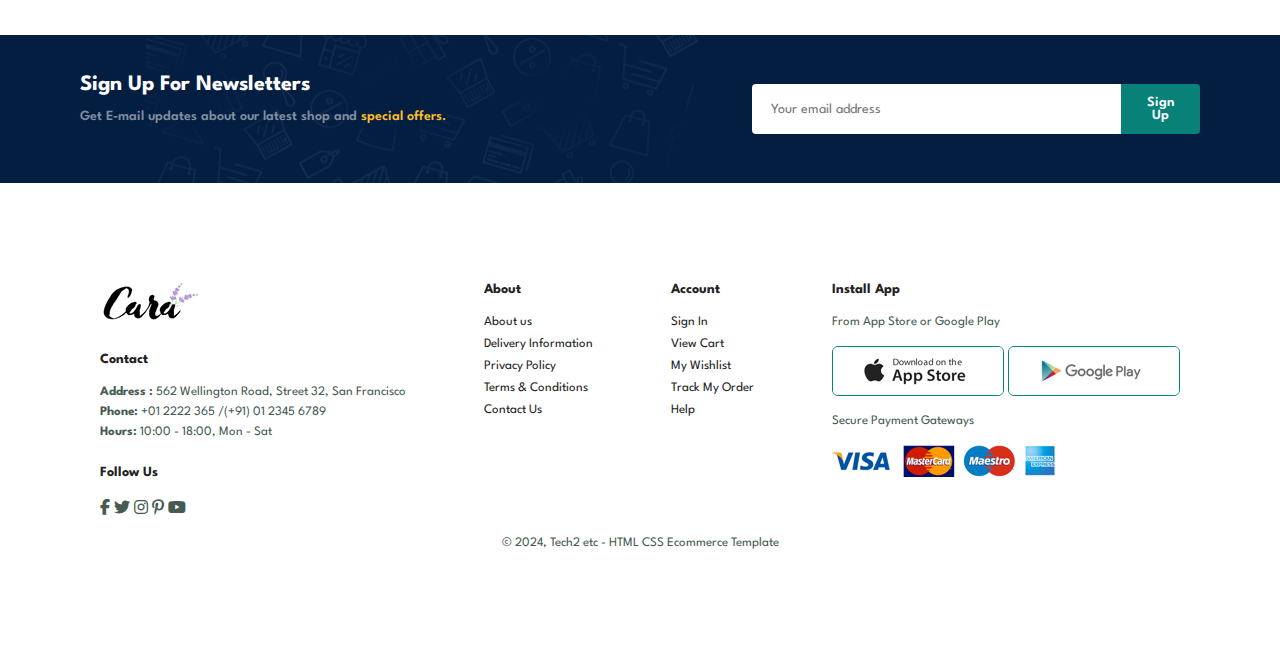
<file: contact.html>
<!DOCTYPE html>
<html lang="en">
<head>
    <meta charset="UTF-8">
    <meta name="viewport" content="width=device-width, initial-scale=1.0">
    <title>"Cara's Corner: Your Online Shopping Destination"?</title>
    <link rel="stylesheet" href="https://cdnjs.cloudflare.com/ajax/libs/font-awesome/6.5.2/css/all.min.css" />
    <link rel="stylesheet" href="style.css">
    
</head>

<body>

    <section id="header">
        <a href="#"><img src="img/logo.png" class="logo" alt=""></a>

        <div>
            <ul id="navbar">
                <li><a href="index.html">Home</a></li>
                <li><a href="shop.html">Shop</a></li>
                <li><a href="blog.html">Blog</a></li>
                <li><a href="about.html">About</a></li>
                <li><a class="active" href="contact.html">Contact</a></li>
                <li id="lg-bag"><a href="cart.html"><i class="fa-solid fa-bag-shopping"></i></a></li>
                <a href="#" id="close"><i class="fa-solid fa-xmark"></i></a>
                <!-- <a href="#" id="close"><i  class="far fa-times"></i></a> -->
            </ul>
        </div>
        <div id="mobile">
            <a href="cart.html"><i class="fa-solid fa-bag-shopping"></i></a>
            <i id="bar" class="fas fa-outdent"></i>
        </div>
    </section>

    <section id="page-header" class="about-header">
        <h2>#let's_talk</h2>
        <p>LEAVE A MESSAGE, We love to hear from you!</p>
    </section>

    <section id="contact-details" class="section-p1">
        <div class="details">
            <span>GET IN TOUCH</span>
            <h2>Visit one of our agency locations for contact us today</h2>
            <h3>Head office</h3>
            <div>
                <li>
                    <i class="fa-regular fa-map"></i>
                    <p>56 Glassford Street Glsdgow G1 1UL New York</p>
                </li>

                <li>
                    <i class="far fa-envelope"></i>
                    <p>contact@example.com</p>
                </li>

                <li>
                    <i class="fa-solid fa-phone"></i>
                    <p>contact@example.com</p>
                </li>

                <li>
                    <i class="far fa-clock"></i>
                    <p>Monday to Saturday: 9.00am to 16.pm</p>
                </li>
            </div>
        </div>

        <div class="map">
            <iframe src="https://www.google.com/maps/embed?pb=!1m18!1m12!1m3!1d79041.63809709875!2d-1.3299882167844985!3d51.75038749248022!2m3!1f0!2f0!3f0!3m2!1i1024!2i768!4f13.1!3m3!1m2!1s0x48713380adc41faf%3A0xc820dba8cb547402!2sOxford%2C%20UK!5e0!3m2!1sen!2sin!4v1721966769739!5m2!1sen!2sin" width="600" height="450" style="border:0;" allowfullscreen="" loading="lazy" referrerpolicy="no-referrer-when-downgrade"></iframe>
        </div>
    </section>

    <section id="form-details">
        <form action="">
            <span>LEAVE A MESSAGE</span>
            <h2>We love to hear from you</h2>
            <input type="text" placeholder="Your Name">
            <input type="text" placeholder="E-mail">
            <input type="text" placeholder="Subject">
            <textarea name="" id="" cols="30" rows="10" placeholder=" Your Message"></textarea>
            <button class="normal">Submit</button>
        </form>

        <div class="people">
            <div>
                <img src="img/people/1.png" alt="">
                <p>John Doe<span> Senior marketing Manager <br> Phone: + 000 123 000 77 88 <br>Email: contact@example.com</span></p>
            </div>

            <div>
                <img src="img/people/2.png" alt="">
                <p>William Smith<span> Senior marketing Manager <br> Phone: + 000 123 000 77 88 <br>Email: contact@example.com</span></p>
            </div>

            <div>
                <img src="img/people/3.png" alt="">
                <p>Emma Stone<span> Senior marketing Manager <br> Phone: + 000 123 000 77 88 <br>Email: contact@example.com</span></p>
            </div>
        </div>
    </section>

    <section id="newsletter" class="section-p1" class="section-m1">
        <div class="newstext">
            <h4>Sign Up For Newsletters</h4>
            <p>Get E-mail updates about our latest shop and <span>special offers.</span></p>
        </div>
        <div class="form">
            <input type="text" placeholder="Your email address">
            <button class="normalx">Sign Up</button>
        </div>
    </section>

    <footer class="section-end">
        <div class="col">
            <img class="logo" src="img/logo.png" alt="" >
            <h4>Contact</h4>
            <p><strong>Address :</strong> 562 Wellington Road, Street 32, San Francisco</p>
            <p><strong>Phone:</strong> +01 2222 365 /(+91) 01 2345 6789</p>
            <p><strong>Hours:</strong> 10:00 - 18:00, Mon - Sat</p>
            <div class="follow">
                <h4>Follow Us</h4>
                <div class="icon">
                    <i class="fab fa-facebook-f"></i>
                    <i class="fab fa-twitter"></i>
                    <i class="fab fa-instagram"></i>
                    <i class="fab fa-pinterest-p"></i>
                    <i class="fab fa-youtube"></i>
                </div>
            </div>
        </div>

        <div class="col">
            <h4>About</h4>
            <a href="#">About us</a>
            <a href="#">Delivery Information</a>
            <a href="#">Privacy Policy</a>
            <a href="#">Terms & Conditions</a>
            <a href="#">Contact Us</a>
        </div>

        <div class="col">
            <h4>Account</h4>
            <a href="#">Sign In</a>
            <a href="#">View Cart</a>
            <a href="#">My Wishlist</a>
            <a href="#">Track My Order</a>
            <a href="#">Help</a>
        </div>

        <div class="col install">
            <h4>Install App</h4>
            <p>From App Store or Google Play</p>
            <div class="row">
                <img src="img/pay/app.jpg" alt="">
                <img src="img/pay/play.jpg" alt="">
            </div>
            <p>Secure Payment Gateways</p>
            <img src="img/pay/pay.png" alt="">
        </div>

        <div class="copyright">
            <p>© 2024, Tech2 etc - HTML CSS Ecommerce Template</p>
        </div>
    </footer>

    <script src="script.js"></script>
</body>
</html>
</file>
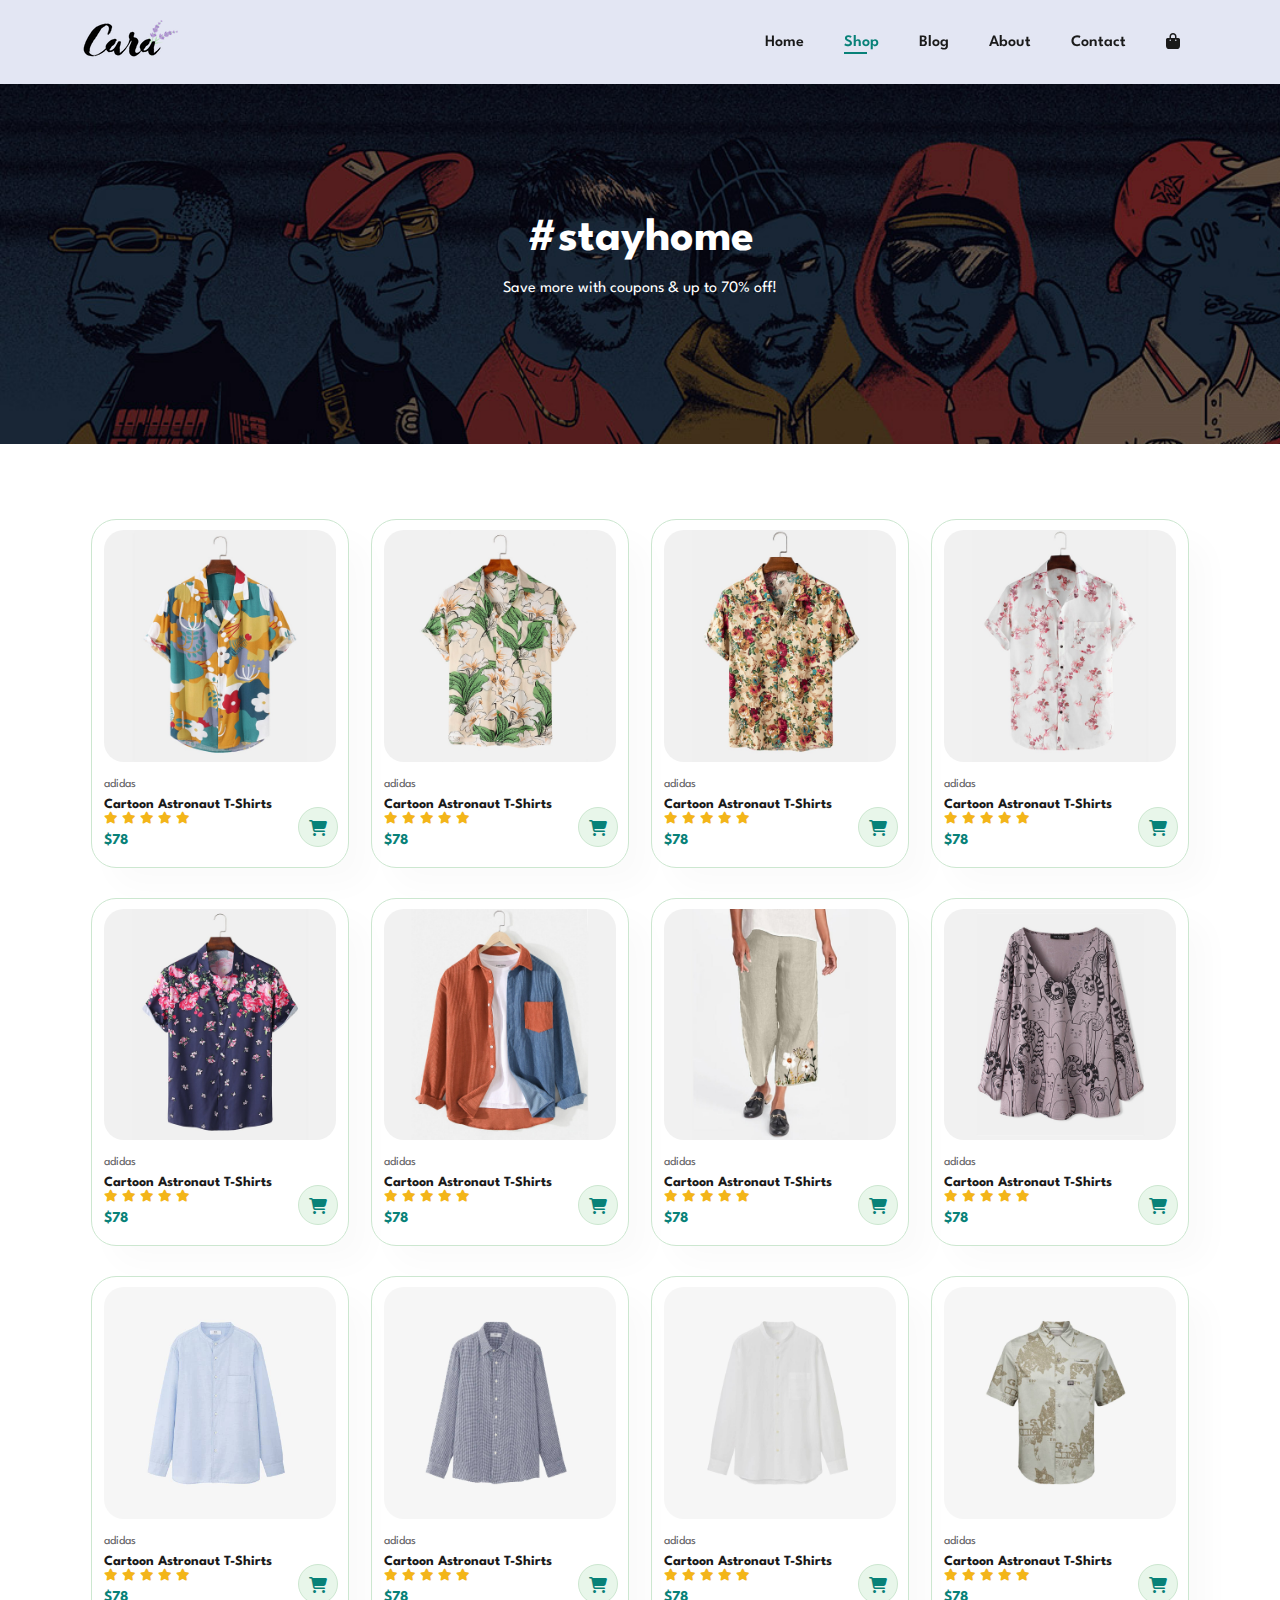
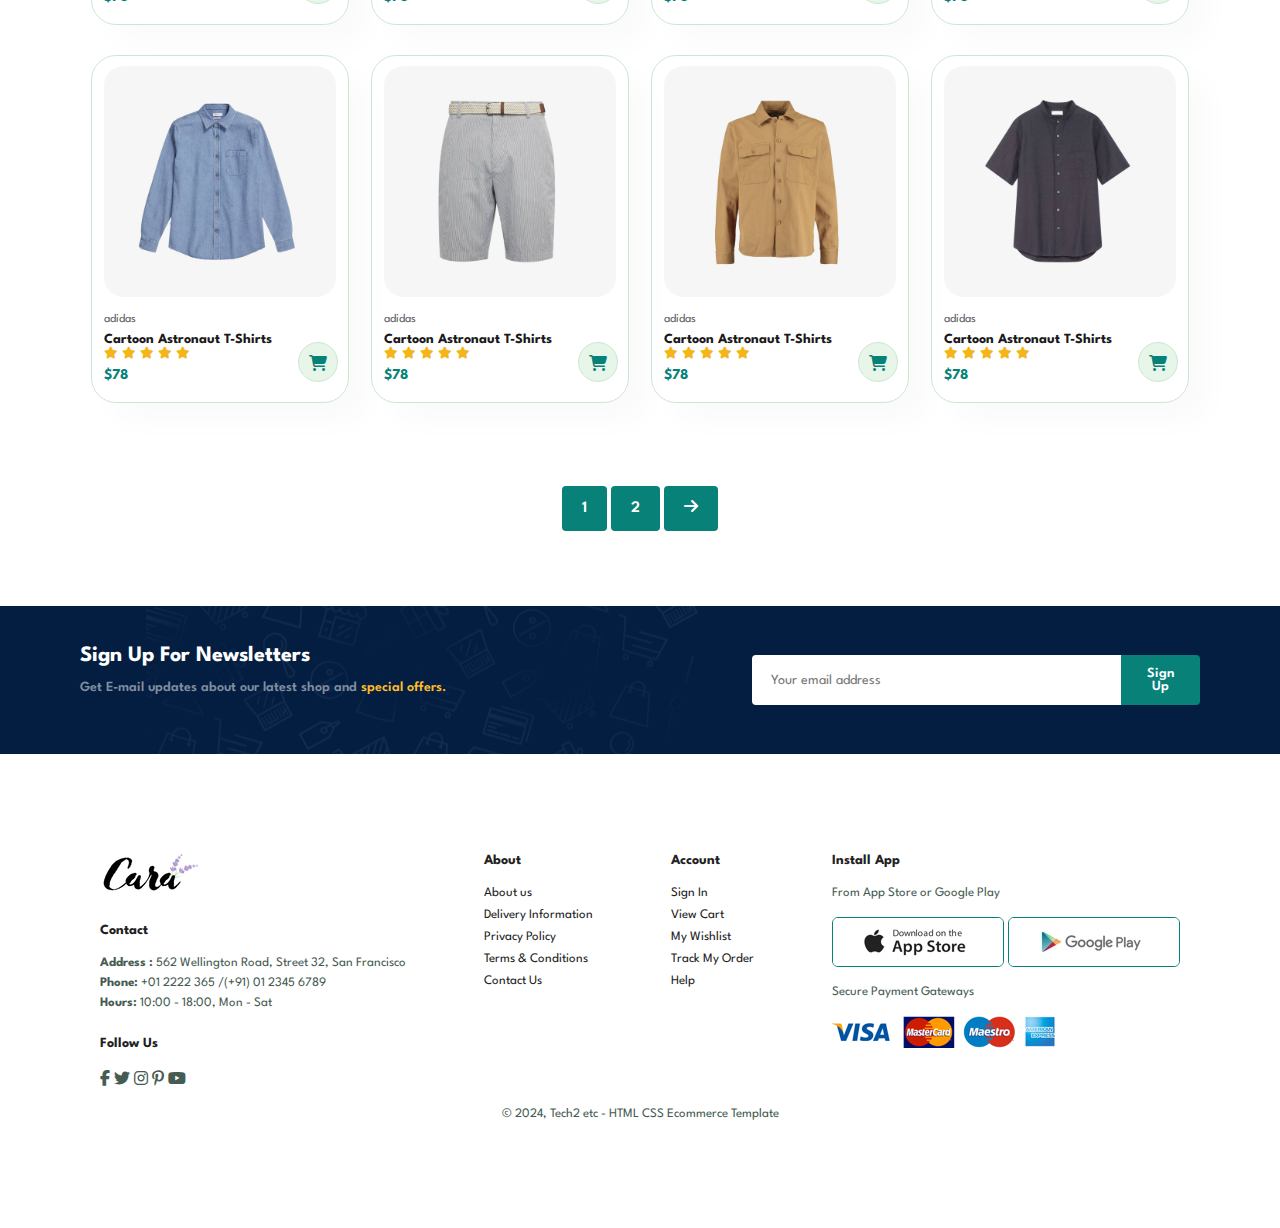
<file: shop.html>
<!DOCTYPE html>
<html lang="en">
<head>
    <meta charset="UTF-8">
    <meta name="viewport" content="width=device-width, initial-scale=1.0">
    <title>"Cara's Corner: Your Online Shopping Destination"?</title>
    <link rel="stylesheet" href="https://cdnjs.cloudflare.com/ajax/libs/font-awesome/6.5.2/css/all.min.css" />
    <link rel="stylesheet" href="style.css">
    
</head>

<body>

    <section id="header">
        <a href="#"><img src="img/logo.png" class="logo" alt=""></a>

        <div>
            <ul id="navbar">
                <li><a href="index.html">Home</a></li>
                <li><a class="active" href="shop.html">Shop</a></li>
                <li><a href="blog.html">Blog</a></li>
                <li><a href="about.html">About</a></li>
                <li><a href="contact.html">Contact</a></li>
                <li id="lg-bag"><a href="cart.html"><i class="fa-solid fa-bag-shopping"></i></a></li>
                <a href="#" id="close"><i class="fa-solid fa-xmark"></i></a>
                <!-- <a href="#" id="close"><i  class="far fa-times"></i></a> -->
            </ul>
        </div>
        <div id="mobile">
            <a href="cart.html"><i class="fa-solid fa-bag-shopping"></i></a>
            <i id="bar" class="fas fa-outdent"></i>
        </div>
    </section>

    <section id="page-header">
        <h2>#stayhome</h2>
        <p>Save more with coupons & up to 70% off!</p>
    </section>

    <section id="product1" class="section-p1">
        
        <div class="pro-container">
            <div class="pro" onclick="window.location.href='sproduct.html';" >
                <img src="img/products/f1.jpg" alt="">
                <div class="des">
                    <span>adidas</span>
                    <h5>Cartoon Astronaut T-Shirts</h5>
                    <div class="star">
                        <i class="fas fa-star"></i>
                        <i class="fas fa-star"></i>
                        <i class="fas fa-star"></i>
                        <i class="fas fa-star"></i>
                        <i class="fas fa-star"></i>
                    </div>
                    <h4>$78</h4>
                </div>
                <a href="#"><i class="fa-solid fa-cart-shopping"></i></a>
            </div>

            <div class="pro">
                <img src="img/products/f2.jpg" alt="">
                <div class="des">
                    <span>adidas</span>
                    <h5>Cartoon Astronaut T-Shirts</h5>
                    <div class="star">
                        <i class="fas fa-star"></i>
                        <i class="fas fa-star"></i>
                        <i class="fas fa-star"></i>
                        <i class="fas fa-star"></i>
                        <i class="fas fa-star"></i>
                    </div>
                    <h4>$78</h4>
                </div>
                <a href="#"><i class="fa-solid fa-cart-shopping"></i></a>
            </div>

            <div class="pro">
                <img src="img/products/f3.jpg" alt="">
                <div class="des">
                    <span>adidas</span>
                    <h5>Cartoon Astronaut T-Shirts</h5>
                    <div class="star">
                        <i class="fas fa-star"></i>
                        <i class="fas fa-star"></i>
                        <i class="fas fa-star"></i>
                        <i class="fas fa-star"></i>
                        <i class="fas fa-star"></i>
                    </div>
                    <h4>$78</h4>
                </div>
                <a href="#"><i class="fa-solid fa-cart-shopping"></i></a>
            </div>

            <div class="pro">
                <img src="img/products/f4.jpg" alt="">
                <div class="des">
                    <span>adidas</span>
                    <h5>Cartoon Astronaut T-Shirts</h5>
                    <div class="star">
                        <i class="fas fa-star"></i>
                        <i class="fas fa-star"></i>
                        <i class="fas fa-star"></i>
                        <i class="fas fa-star"></i>
                        <i class="fas fa-star"></i>
                    </div>
                    <h4>$78</h4>
                </div>
                <a href="#"><i class="fa-solid fa-cart-shopping"></i></a>
            </div>

            <div class="pro">
                <img src="img/products/f5.jpg" alt="">
                <div class="des">
                    <span>adidas</span>
                    <h5>Cartoon Astronaut T-Shirts</h5>
                    <div class="star">
                        <i class="fas fa-star"></i>
                        <i class="fas fa-star"></i>
                        <i class="fas fa-star"></i>
                        <i class="fas fa-star"></i>
                        <i class="fas fa-star"></i>
                    </div>
                    <h4>$78</h4>
                </div>
                <a href="#"><i class="fa-solid fa-cart-shopping"></i></a>
            </div>

            <div class="pro">
                <img src="img/products/f6.jpg" alt="">
                <div class="des">
                    <span>adidas</span>
                    <h5>Cartoon Astronaut T-Shirts</h5>
                    <div class="star">
                        <i class="fas fa-star"></i>
                        <i class="fas fa-star"></i>
                        <i class="fas fa-star"></i>
                        <i class="fas fa-star"></i>
                        <i class="fas fa-star"></i>
                    </div>
                    <h4>$78</h4>
                </div>
                <a href="#"><i class="fa-solid fa-cart-shopping"></i></a>
            </div>

            <div class="pro">
                <img src="img/products/f7.jpg" alt="">
                <div class="des">
                    <span>adidas</span>
                    <h5>Cartoon Astronaut T-Shirts</h5>
                    <div class="star">
                        <i class="fas fa-star"></i>
                        <i class="fas fa-star"></i>
                        <i class="fas fa-star"></i>
                        <i class="fas fa-star"></i>
                        <i class="fas fa-star"></i>
                    </div>
                    <h4>$78</h4>
                </div>
                <a href="#"><i class="fa-solid fa-cart-shopping"></i></a>
            </div>

            <div class="pro">
                <img src="img/products/f8.jpg" alt="">
                <div class="des">
                    <span>adidas</span>
                    <h5>Cartoon Astronaut T-Shirts</h5>
                    <div class="star">
                        <i class="fas fa-star"></i>
                        <i class="fas fa-star"></i>
                        <i class="fas fa-star"></i>
                        <i class="fas fa-star"></i>
                        <i class="fas fa-star"></i>
                    </div>
                    <h4>$78</h4>
                </div>
                <a href="#"><i class="fa-solid fa-cart-shopping"></i></a>
            </div>
        
            <div class="pro">
                <img src="img/products/n1.jpg" alt="">
                <div class="des">
                    <span>adidas</span>
                    <h5>Cartoon Astronaut T-Shirts</h5>
                    <div class="star">
                        <i class="fas fa-star"></i>
                        <i class="fas fa-star"></i>
                        <i class="fas fa-star"></i>
                        <i class="fas fa-star"></i>
                        <i class="fas fa-star"></i>
                    </div>
                    <h4>$78</h4>
                </div>
                <a href="#"><i class="fa-solid fa-cart-shopping"></i></a>
            </div>

            <div class="pro">
                <img src="img/products/n2.jpg" alt="">
                <div class="des">
                    <span>adidas</span>
                    <h5>Cartoon Astronaut T-Shirts</h5>
                    <div class="star">
                        <i class="fas fa-star"></i>
                        <i class="fas fa-star"></i>
                        <i class="fas fa-star"></i>
                        <i class="fas fa-star"></i>
                        <i class="fas fa-star"></i>
                    </div>
                    <h4>$78</h4>
                </div>
                <a href="#"><i class="fa-solid fa-cart-shopping"></i></a>
            </div>

            <div class="pro">
                <img src="img/products/n3.jpg" alt="">
                <div class="des">
                    <span>adidas</span>
                    <h5>Cartoon Astronaut T-Shirts</h5>
                    <div class="star">
                        <i class="fas fa-star"></i>
                        <i class="fas fa-star"></i>
                        <i class="fas fa-star"></i>
                        <i class="fas fa-star"></i>
                        <i class="fas fa-star"></i>
                    </div>
                    <h4>$78</h4>
                </div>
                <a href="#"><i class="fa-solid fa-cart-shopping"></i></a>
            </div>

            <div class="pro">
                <img src="img/products/n4.jpg" alt="">
                <div class="des">
                    <span>adidas</span>
                    <h5>Cartoon Astronaut T-Shirts</h5>
                    <div class="star">
                        <i class="fas fa-star"></i>
                        <i class="fas fa-star"></i>
                        <i class="fas fa-star"></i>
                        <i class="fas fa-star"></i>
                        <i class="fas fa-star"></i>
                    </div>
                    <h4>$78</h4>
                </div>
                <a href="#"><i class="fa-solid fa-cart-shopping"></i></a>
            </div>

            <div class="pro">
                <img src="img/products/n5.jpg" alt="">
                <div class="des">
                    <span>adidas</span>
                    <h5>Cartoon Astronaut T-Shirts</h5>
                    <div class="star">
                        <i class="fas fa-star"></i>
                        <i class="fas fa-star"></i>
                        <i class="fas fa-star"></i>
                        <i class="fas fa-star"></i>
                        <i class="fas fa-star"></i>
                    </div>
                    <h4>$78</h4>
                </div>
                <a href="#"><i class="fa-solid fa-cart-shopping"></i></a>
            </div>

            <div class="pro">
                <img src="img/products/n6.jpg" alt="">
                <div class="des">
                    <span>adidas</span>
                    <h5>Cartoon Astronaut T-Shirts</h5>
                    <div class="star">
                        <i class="fas fa-star"></i>
                        <i class="fas fa-star"></i>
                        <i class="fas fa-star"></i>
                        <i class="fas fa-star"></i>
                        <i class="fas fa-star"></i>
                    </div>
                    <h4>$78</h4>
                </div>
                <a href="#"><i class="fa-solid fa-cart-shopping"></i></a>
            </div>

            <div class="pro">
                <img src="img/products/n7.jpg" alt="">
                <div class="des">
                    <span>adidas</span>
                    <h5>Cartoon Astronaut T-Shirts</h5>
                    <div class="star">
                        <i class="fas fa-star"></i>
                        <i class="fas fa-star"></i>
                        <i class="fas fa-star"></i>
                        <i class="fas fa-star"></i>
                        <i class="fas fa-star"></i>
                    </div>
                    <h4>$78</h4>
                </div>
                <a href="#"><i class="fa-solid fa-cart-shopping"></i></a>
            </div>

            <div class="pro">
                <img src="img/products/n8.jpg" alt="">
                <div class="des">
                    <span>adidas</span>
                    <h5>Cartoon Astronaut T-Shirts</h5>
                    <div class="star">
                        <i class="fas fa-star"></i>
                        <i class="fas fa-star"></i>
                        <i class="fas fa-star"></i>
                        <i class="fas fa-star"></i>
                        <i class="fas fa-star"></i>
                    </div>
                    <h4>$78</h4>
                </div>
                <a href="#"><i class="fa-solid fa-cart-shopping"></i></a>
            </div>
        </div>
    </section>

    <section id="pagination" class="section-p1">
        <a href="#">1</a>
        <a href="#">2</a>
        <a href="#"><i class="fa-solid fa-arrow-right"></i></i></a>
    </section>

    <section id="newsletter" class="section-p1" class="section-m1">
        <div class="newstext">
            <h4>Sign Up For Newsletters</h4>
            <p>Get E-mail updates about our latest shop and <span>special offers.</span></p>
        </div>
        <div class="form">
            <input type="text" placeholder="Your email address">
            <button class="normalx">Sign Up</button>
        </div>
    </section>

    <footer class="section-end">
        <div class="col">
            <img class="logo" src="img/logo.png" alt="" >
            <h4>Contact</h4>
            <p><strong>Address :</strong> 562 Wellington Road, Street 32, San Francisco</p>
            <p><strong>Phone:</strong> +01 2222 365 /(+91) 01 2345 6789</p>
            <p><strong>Hours:</strong> 10:00 - 18:00, Mon - Sat</p>
            <div class="follow">
                <h4>Follow Us</h4>
                <div class="icon">
                    <i class="fab fa-facebook-f"></i>
                    <i class="fab fa-twitter"></i>
                    <i class="fab fa-instagram"></i>
                    <i class="fab fa-pinterest-p"></i>
                    <i class="fab fa-youtube"></i>
                </div>
            </div>
        </div>

        <div class="col">
            <h4>About</h4>
            <a href="#">About us</a>
            <a href="#">Delivery Information</a>
            <a href="#">Privacy Policy</a>
            <a href="#">Terms & Conditions</a>
            <a href="#">Contact Us</a>
        </div>

        <div class="col">
            <h4>Account</h4>
            <a href="#">Sign In</a>
            <a href="#">View Cart</a>
            <a href="#">My Wishlist</a>
            <a href="#">Track My Order</a>
            <a href="#">Help</a>
        </div>

        <div class="col install">
            <h4>Install App</h4>
            <p>From App Store or Google Play</p>
            <div class="row">
                <img src="img/pay/app.jpg" alt="">
                <img src="img/pay/play.jpg" alt="">
            </div>
            <p>Secure Payment Gateways</p>
            <img src="img/pay/pay.png" alt="">
        </div>

        <div class="copyright">
            <p>© 2024, Tech2 etc - HTML CSS Ecommerce Template</p>
        </div>
    </footer>

    <script src="script.js"></script>
</body>
</html>
</file>
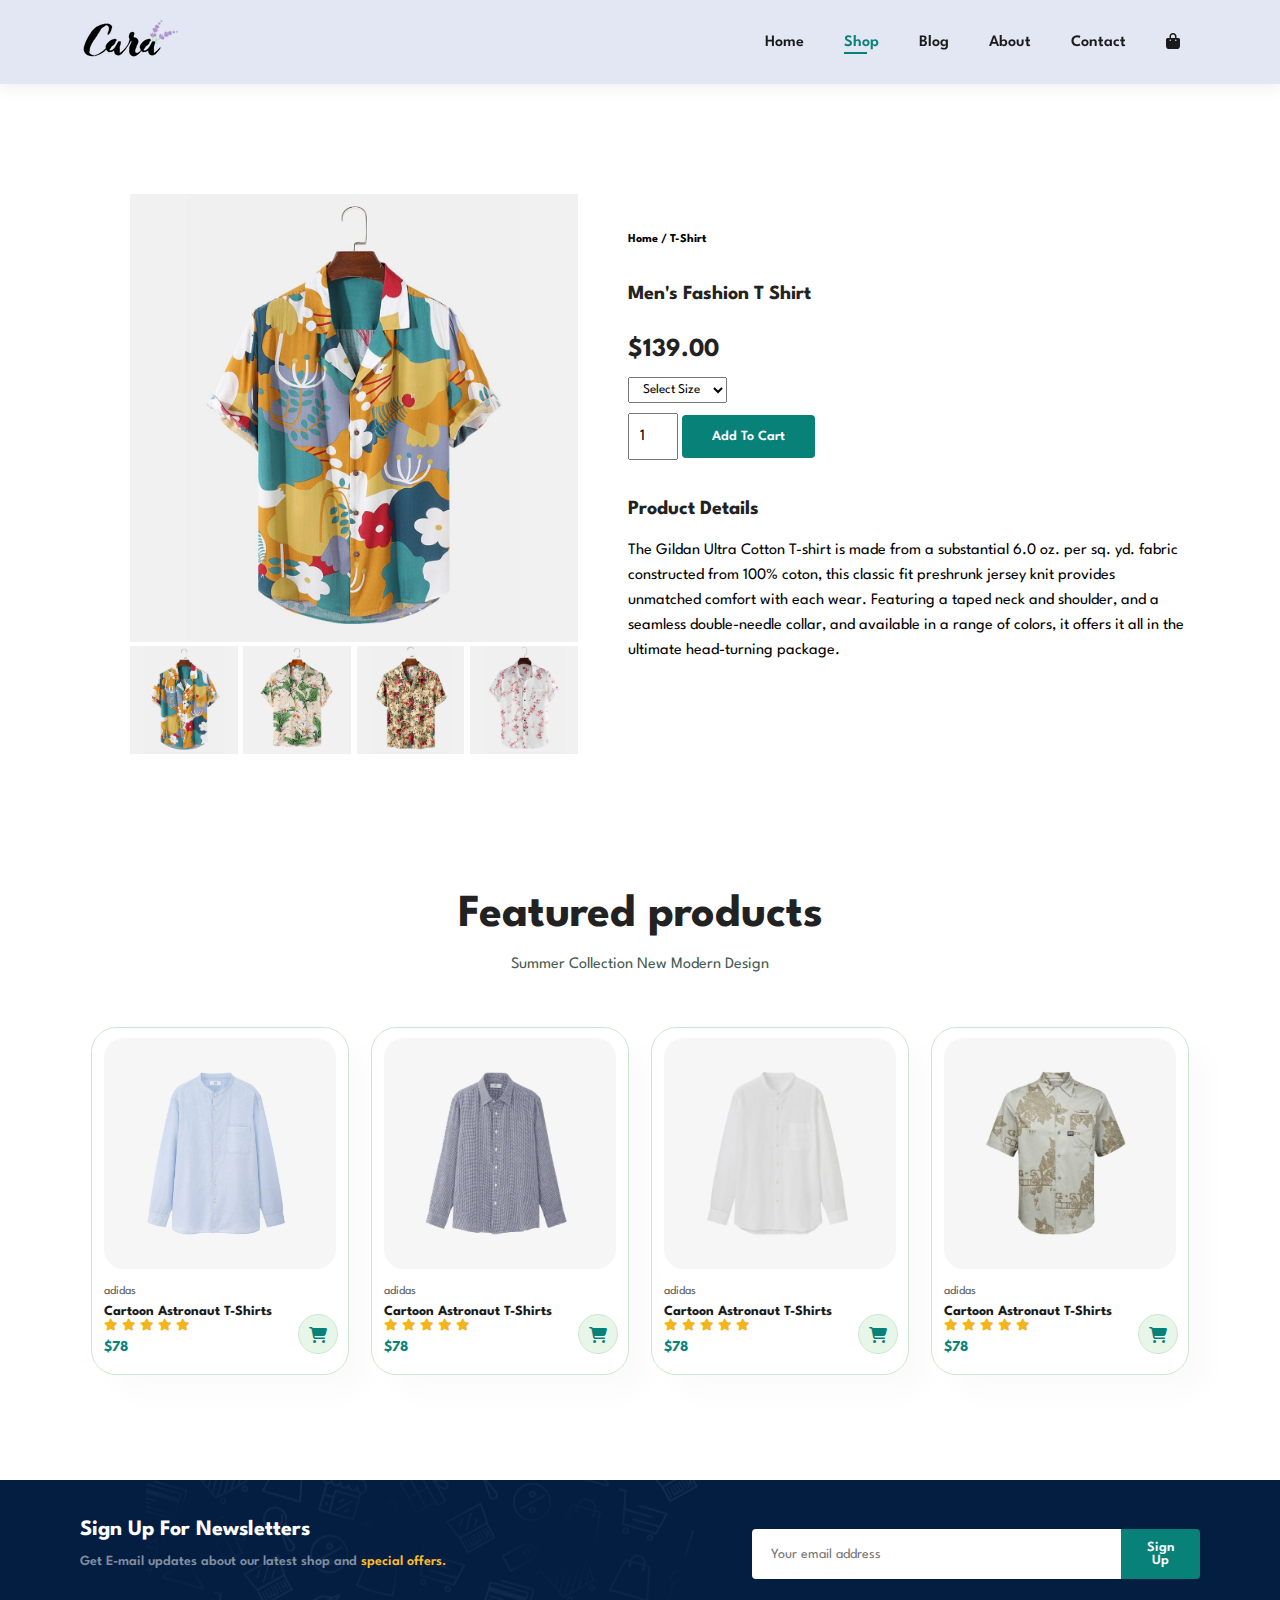
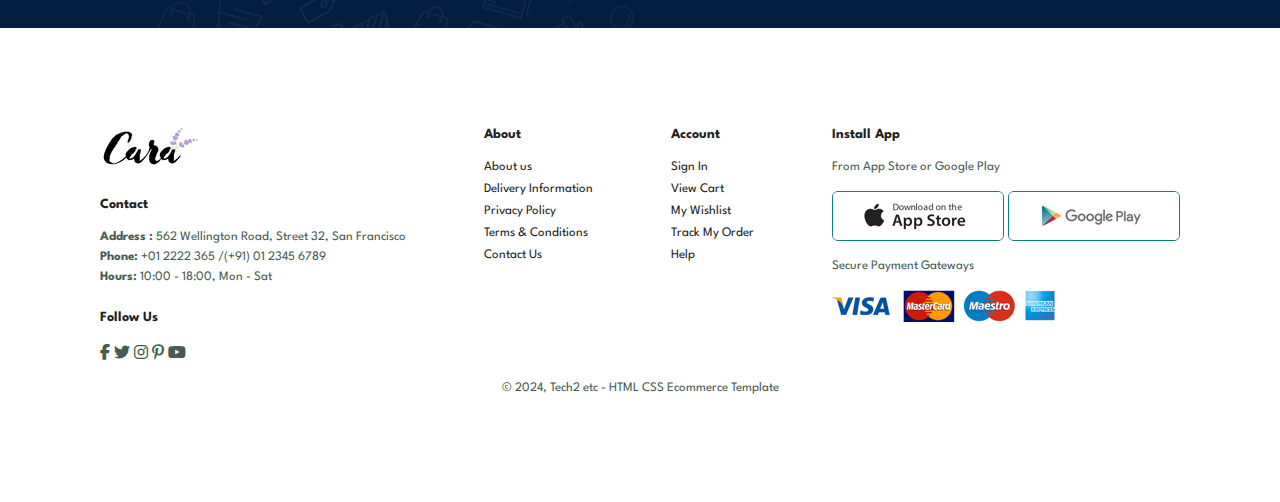
<file: sproduct.html>
<!DOCTYPE html>
<html lang="en">
<head>
    <meta charset="UTF-8">
    <meta name="viewport" content="width=device-width, initial-scale=1.0">
    <title>"Cara's Corner: Your Online Shopping Destination"?</title>
    <link rel="stylesheet" href="https://cdnjs.cloudflare.com/ajax/libs/font-awesome/6.5.2/css/all.min.css" />
    <link rel="stylesheet" href="style.css">
    
</head>

<body>

    <section id="header">
        <a href="#"><img src="img/logo.png" class="logo" alt=""></a>

        <div>
            <ul id="navbar">
                <li><a href="index.html">Home</a></li>
                <li><a class="active" href="shop.html">Shop</a></li>
                <li><a href="blog.html">Blog</a></li>
                <li><a href="about.html">About</a></li>
                <li><a href="contact.html">Contact</a></li>
                <li id="lg-bag"><a href="cart.html"><i class="fa-solid fa-bag-shopping"></i></a></li>
                <a href="#" id="close"><i class="fa-solid fa-xmark"></i></a>
                <!-- <a href="#" id="close"><i  class="far fa-times"></i></a> -->
            </ul>
        </div>
        <div id="mobile">
            <a href="cart.html"><i class="fa-solid fa-bag-shopping"></i></a>
            <i id="bar" class="fas fa-outdent"></i>
        </div>
    </section>

    <section id="prodetails" class="section-p1">
        <div class="single-pro-image">
            <img src="img/products/f1.jpg" width="100%" id="MainImg" alt="">

            <div class="small-img-group">
                <div class="small-img-col">
                    <img src="img/products/f1.jpg" width="100%" class="small-img" alt="">
                </div>

                <div class="small-img-col">
                    <img src="img/products/f2.jpg" width="100%" class="small-img" alt="">
                </div>

                <div class="small-img-col">
                    <img src="img/products/f3.jpg" width="100%" class="small-img" alt="">
                </div>

                <div class="small-img-col">
                    <img src="img/products/f4.jpg" width="100%" class="small-img" alt="">
                </div>
            </div>
        </div>
        
        <div class="single-pro-details">
            <h6>Home / T-Shirt</h6>
            <h4>Men's Fashion T Shirt</h4>
            <h2>$139.00</h2>
            <select>
                <option>Select Size</option>
                <option>XL</option>
                <option>XXL</option>
                <option>Small</option>
                <option>Large</option>
            </select>
            <input type="number" value="1">
            <button class="normal">Add To Cart</button>
            <h4>Product Details</h4>
            <span>The Gildan Ultra Cotton T-shirt is made from a substantial 6.0 oz. per
            sq. yd. fabric constructed from 100% coton, this classic fit preshrunk jersey
            knit provides unmatched comfort with each wear. Featuring a taped neck and
            shoulder, and a seamless double-needle collar, and available in a range of
            colors, it offers it all in the ultimate head-turning package.</span>
        </div>
    </section>

    <section id="product1" class="section-p1">
        <h2>Featured products</h2>
        <p>Summer Collection New Modern Design</p>
        <div class="pro-container">
            <div class="pro">
                <img src="img/products/n1.jpg" alt="">
                <div class="des">
                    <span>adidas</span>
                    <h5>Cartoon Astronaut T-Shirts</h5>
                    <div class="star">
                        <i class="fas fa-star"></i>
                        <i class="fas fa-star"></i>
                        <i class="fas fa-star"></i>
                        <i class="fas fa-star"></i>
                        <i class="fas fa-star"></i>
                    </div>
                    <h4>$78</h4>
                </div>
                <a href="#"><i class="fa-solid fa-cart-shopping"></i></a>
            </div>

            <div class="pro">
                <img src="img/products/n2.jpg" alt="">
                <div class="des">
                    <span>adidas</span>
                    <h5>Cartoon Astronaut T-Shirts</h5>
                    <div class="star">
                        <i class="fas fa-star"></i>
                        <i class="fas fa-star"></i>
                        <i class="fas fa-star"></i>
                        <i class="fas fa-star"></i>
                        <i class="fas fa-star"></i>
                    </div>
                    <h4>$78</h4>
                </div>
                <a href="#"><i class="fa-solid fa-cart-shopping"></i></a>
            </div>

            <div class="pro">
                <img src="img/products/n3.jpg" alt="">
                <div class="des">
                    <span>adidas</span>
                    <h5>Cartoon Astronaut T-Shirts</h5>
                    <div class="star">
                        <i class="fas fa-star"></i>
                        <i class="fas fa-star"></i>
                        <i class="fas fa-star"></i>
                        <i class="fas fa-star"></i>
                        <i class="fas fa-star"></i>
                    </div>
                    <h4>$78</h4>
                </div>
                <a href="#"><i class="fa-solid fa-cart-shopping"></i></a>
            </div>

            <div class="pro">
                <img src="img/products/n4.jpg" alt="">
                <div class="des">
                    <span>adidas</span>
                    <h5>Cartoon Astronaut T-Shirts</h5>
                    <div class="star">
                        <i class="fas fa-star"></i>
                        <i class="fas fa-star"></i>
                        <i class="fas fa-star"></i>
                        <i class="fas fa-star"></i>
                        <i class="fas fa-star"></i>
                    </div>
                    <h4>$78</h4>
                </div>
                <a href="#"><i class="fa-solid fa-cart-shopping"></i></a>
            </div>

        </div>
    </section>

    <section id="newsletter" class="section-p1" class="section-m1">
        <div class="newstext">
            <h4>Sign Up For Newsletters</h4>
            <p>Get E-mail updates about our latest shop and <span>special offers.</span></p>
        </div>
        <div class="form">
            <input type="text" placeholder="Your email address">
            <button class="normalx">Sign Up</button>
        </div>
    </section>

    <footer class="section-end">
        <div class="col">
            <img class="logo" src="img/logo.png" alt="" >
            <h4>Contact</h4>
            <p><strong>Address :</strong> 562 Wellington Road, Street 32, San Francisco</p>
            <p><strong>Phone:</strong> +01 2222 365 /(+91) 01 2345 6789</p>
            <p><strong>Hours:</strong> 10:00 - 18:00, Mon - Sat</p>
            <div class="follow">
                <h4>Follow Us</h4>
                <div class="icon">
                    <i class="fab fa-facebook-f"></i>
                    <i class="fab fa-twitter"></i>
                    <i class="fab fa-instagram"></i>
                    <i class="fab fa-pinterest-p"></i>
                    <i class="fab fa-youtube"></i>
                </div>
            </div>
        </div>

        <div class="col">
            <h4>About</h4>
            <a href="#">About us</a>
            <a href="#">Delivery Information</a>
            <a href="#">Privacy Policy</a>
            <a href="#">Terms & Conditions</a>
            <a href="#">Contact Us</a>
        </div>

        <div class="col">
            <h4>Account</h4>
            <a href="#">Sign In</a>
            <a href="#">View Cart</a>
            <a href="#">My Wishlist</a>
            <a href="#">Track My Order</a>
            <a href="#">Help</a>
        </div>

        <div class="col install">
            <h4>Install App</h4>
            <p>From App Store or Google Play</p>
            <div class="row">
                <img src="img/pay/app.jpg" alt="">
                <img src="img/pay/play.jpg" alt="">
            </div>
            <p>Secure Payment Gateways</p>
            <img src="img/pay/pay.png" alt="">
        </div>

        <div class="copyright">
            <p>© 2024, Tech2 etc - HTML CSS Ecommerce Template</p>
        </div>
    </footer>

    <script>
        var MainImg = document.getElementById("MainImg");
        var smallimg = document.getElementsByClassName("small-img");

        smallimg[0].onclick = function() {
            MainImg.src = smallimg[0].src;
        }
        smallimg[1].onclick = function() {
            MainImg.src = smallimg[1].src;
        }
        smallimg[2].onclick = function() {
            MainImg.src = smallimg[2].src;
        }
        smallimg[3].onclick = function() {
            MainImg.src = smallimg[3].src;
        }
    </script>

    <script src="script.js"></script>
</body>
</html>
</file>
<file: style.css>
@import url('https://fonts.googleapis.com/css2?family=Spartan:wght@100;200;300;400;500;600;700;800;900&display=swap');
* {
    margin: 0;
    padding: 0;
    box-sizing: border-box;  
    font-family:'Spartan', sans-serif;
}

h1 {
    font-size: 50px;
    line-height: 64px;
    color: #222;
}

h2 {
    font-size: 46px;
    line-height: 54px;
    color: #222;
}

h4 {
    font-size: 20px;
    color: #222;
}

h6 {
    font-weight: 700;
    font-size: 12px;
}

p {
    font-size: 16px;
    color: #465b52;
    margin: 15px 0 20px 0;
}

.section-p1 {
    padding: 40px 80px;
}

.section-m1 {
    margin: 40px 0;
}

button.normal {
    font-size: 14px;
    font-weight: 600;
    padding: 15px 30px;
    color: #000;
    background-color: #fff;
    border-radius: 4px;
    cursor: pointer;
    border: none;
    outline: none;
    transition: 0.2s;
}

button.white {
    font-size: 13px;
    font-weight: 600;
    padding: 11px 18px;
    color: #fff;
    background-color: transparent;
    cursor: pointer;
    border: 1px solid #fff;
    outline: none;
    transition: 0.2s;
}

body {
    width: 100%;
}

/* Header Start */

#header {
    display: flex;
    align-items: center;
    justify-content: space-between;
    padding: 20px 80px;
    background: #E3E6F3;
    box-shadow: 0 5px 15px rgba(0, 0, 0, 0.06);
    z-index: 999;
    position: sticky;
    top: 0;
    left: 0;
}

#navbar {
    display: flex;
    align-items: center;
    justify-content: center;
}

#navbar li {
    list-style: none;
    padding: 0 20px;
    position: relative;
}

#navbar li a {
    text-decoration: none;
    font-size: 16px;
    font-weight: 600;
    color: #1a1a1a;
    transition: 0.3s ease;
}

#navbar li a:hover,
#navbar li a.active {
    color: #088178;
}

#navbar li a.active::after,
#navbar li a:hover::after {
    content: "";
    width: 30%;
    height: 2px;
    background: #088178;
    position: absolute;
    bottom: -4px;
    left: 20px;
}

#mobile {
    display: none;
    align-items: center;
}

#close {
    display: none;
}

/* Home page */

#hero {
    background-image: url(img/hero4.png);
    height: 90vh;
    width: 100%;
    background-size: cover;
    background-position: top 25% right 0;
    padding: 0 80px;
    display: flex;
    flex-direction: column;
    align-items: flex-start;
    justify-content: center;
}

#hero h4 {
    padding-bottom: 15px;
}

#hero h1 {
    color: #088178;
}

#hero button {
    background-image: url(img/button.png);
    background-color: transparent;
    color: #088178;
    border: 0;
    padding: 14px 80px 14px 65px;
    background-repeat: no-repeat;
    cursor: pointer;
    font-weight: 700;
    font-size: 15px;
}

#features {
    display: flex;
    align-items: center;
    justify-content: space-between;
    flex-wrap: wrap;
}

#features .fe-box {
    width: 180px;
    text-align: center;
    padding: 25px 15px;
    box-shadow: 20px 20px 34px rgba(0, 0, 0, 0.03);
    border: 1px solid #cce7d0;
    border-radius: 4px;
    margin: 15px 0;
}

#features .fe-box:hover {
    box-shadow: 10px 10px 54px rgba(70, 62, 221, 0.1);
}

#features .fe-box img {
    width: 100%;
    margin-bottom: 10px;
}

#features .fe-box h6 {
    display: inline-block;
    padding: 9px 8px 6px 8px;
    line-height: 1;
    border-radius: 4px;
    color: #088178;
    background-color: #fddde4;
}

#features .fe-box:nth-child(2) h6 {
    background-color: #cdebbc;
}

#features .fe-box:nth-child(3) h6 {
    background-color: #d1e8f2;
}

#features .fe-box:nth-child(4) h6 {
    background-color: #cdd4f8;
}

#features .fe-box:nth-child(5) h6 {
    background-color: #f6dbf6;
}

#features .fe-box:nth-child(6) h6 {
    background-color: #fff2e5;
}


#product1 {
    text-align: center;
}

#product1 .pro-container {
    display: flex;
    justify-content: space-around;
    padding-top: 20px;
    flex-wrap: wrap;
}

#product1 .pro {
    width: 23%;
    min-width: 250px;
    padding: 10px 12px;
    border: 1px solid #cce7d0;
    border-radius: 25px;
    cursor: pointer;
    box-shadow: 20px 20px 30px rgba(0, 0, 0, 0.02);
    margin: 15px 0;
    transition: 0.2s ease;
    position: relative;
}

#product1 .pro:hover {
    box-shadow: 20px 20px 30px rgba(0, 0, 0, 0.06);
}

#product1 .pro img {
    width: 100%;
    border-radius: 20px;
}

#product1 .pro .des {
    text-align: start;
    padding: 10px 0;
}

#product1 .pro .des span {
    color: #606063;
    font-size: 12px;
}

#product1 .pro .des h5 {
    padding-top: 7px;
    color: #1a1a1a;
    font-size: 14px;
}

#product1 .pro .des i {
    font-size: 12px;
    color: rgb(243, 181, 25);
}

#product1 .pro .des h4 {
    padding-top: 7px;
    font-size: 15px;
    font-weight: 700;
    color: #088178;
}

#product1 .pro .fa-cart-shopping {
    width: 40px;
    height: 40px;
    line-height: 40px;
    border-radius: 50px;
    background-color: #e8f6ea;
    /* font-weight: 500; */
    color: #088178;
    border: 1px solid #cce7d0;
    position: absolute;
    bottom: 20px;
    right: 10px;
}

#banner {
    display: flex;
    flex-direction: column;
    justify-content: center;
    align-items: center;
    text-align: center;
    background-image: url("img/banner/b2.jpg");
    width: 100%;
    height: 40vh;
    background-size: cover;
    background-position: center;
}

#banner h4 {
    color: #fff;
    font-size: 16px;
}

#banner h2 {
    color: #fff;
    font-size: 30px;
    padding: 10px 0;
}

#banner h2 span {
    color: #ef3636;
}

#banner button:hover {
    background: #088178;
    color: #fff;
}

#sm-banner {
    display: flex;
    justify-content: space-between;
    flex-wrap: wrap;
}

#sm-banner .banner-box {
    display: flex;
    flex-direction: column;
    justify-content: center;
    align-items: flex-start;
    background-image: url("img/banner/b17.jpg");
    width: 49%;
    height: 50vh;
    background-size: cover;
    background-position: center;
    padding: 30px;
    margin: 0 5px;
}

#sm-banner .banner-box2 {
    background-image: url(img/banner/b10.jpg);
}

#sm-banner h4 {
    color: #fff;
    font-size: 20px;
    font-weight: 300;
}

#sm-banner h2 {
    color: #fff;
    font-size: 28px;
    font-weight: 800;
}

#sm-banner span {
    color: #fff;
    font-size: 14px;
    font-weight: 500;
    padding-bottom: 15px;
}

#sm-banner .banner-box:hover button {
    background: #088178;
    border: 1px solid #088178;
}

#banner3 {
    display: flex;
    justify-content: space-between;
    flex-wrap: wrap;
    padding: 0 80px;
}

#banner3 .banner-box {
    display: flex;
    flex-direction: column;
    justify-content: center;
    align-items: flex-start;
    background-image: url("img/banner/b7.jpg");
    min-width: 30%;
    height: 30vh;
    background-size: cover;
    background-position: center;
    padding: 20px;
    margin-bottom: 20px;
}

#banner3 .banner-box2 {
    background-image: url("img/banner/b4.jpg");
}

#banner3 .banner-box3 {
    background-image: url("img/banner/b18.jpg");
}

#banner3 h2 {
    color: #fff;
    font-weight: 900;
    font-size: 22px;
}

#banner3 h3 {
    color: #ec544e;
    font-weight: 800;
    font-size: 15px;
}

#newsletter {
    display: flex;
    justify-content: space-between;
    flex-wrap: wrap;
    align-items: center;
    margin-top: 50px;
    background-image: url("img/banner/b14.png");
    background-repeat: no-repeat;
    background-position: 20% 30%;
    background-color: #041e42;
}

#newsletter h4 {
    font-size: 22px;
    font-weight: 700;
    color: #fff;
}

#newsletter p {
    font-size: 14px;
    font-weight: 600;
    color: #818ea0;
}

#newsletter p span {
    color: #ffbd27;
}

#newsletter .form {
    display: flex;
    width: 40%;
}

#newsletter input {
    height: 3.125rem;
    padding: 0 1.25em;
    font-size: 14px;
    width: 100%;
    border: 1px solid transparent;
    border-radius: 4px;
    outline: none;
    border-top-right-radius: 0;
    border-bottom-right-radius: 0;
}

#newsletter .normalx{
    font-size: 14px;
    font-weight: 600;
    padding: 0 1.25rem;
    color: #000;
    background-color: #fff;
    border-radius: 4px;
    cursor: pointer;
    border: none;
    outline: none;
    transition: 0.2s;
    background-color: #088178;
    color: #fff;
    white-space: nowarp;
    border-top-left-radius: 0;
    border-bottom-left-radius: 0;
}

footer {
    display: flex;
    flex-wrap: wrap;
    justify-content: space-between;
}

.section-end {
    padding: 100px 100px;
}

footer .col{
    display: flex;
    flex-direction: column;
    align-items: flex-start;
    margin-bottom: 20px;
}

footer .logo {
    margin-bottom: 30px;
}

footer h4 {
    font-size: 14px;
    padding-bottom: 20px;
}

footer p {
    font-size: 13px;
    margin: 0 0 8px 0;
}

footer a {
    font-size: 13px;
    text-decoration: none;
    color: #222;
    margin-bottom: 10px;
}

footer .follow {
    margin-top: 20px;
}

footer .follow {
    color: #465b52;
    padding-right: 4px;
    cursor: pointer;
}

footer .install .row img {
    border: 1px solid #088178;
    border-radius: 6px;
}

footer .install img {
    margin: 10px 0 15px 0;
}

footer .follow i:hover,
footer a:hover {
    color: #088178;
}

footer .copyright {
    width: 100%;
    text-align: center;
}

/* Shop Page */
#page-header {
    background-image: url(img/banner/b1.jpg);
    width: 100%;
    height: 40vh;
    background-size: cover;
    display: flex;
    justify-content: center;
    text-align: center;
    flex-direction: column;
    padding: 14px;
}

#page-header h2,
#page-header p {
    color: #fff;
}

#pagination {
    text-align: center;
}

#pagination a {
    text-decoration: none;
    background-color: #088178;
    padding: 15px 20px;
    border-radius: 4px;
    color: #fff;
    font-weight: 600;
}

#pagination a i {
    font-size: 16px;
    font-weight: 600;
}

/* Single Product */

#prodetails {
    display: flex;
    margin-top: 20px;
}

#prodetails .single-pro-image {
    width: 40%;
    margin: 50px;
}

.small-img-group {
    display: flex;
    justify-content: space-between;
}

.small-img-col {
    flex-basis: 24%;
    cursor: pointer;
}

#prodetails .single-pro-details {
    width: 50%;
    padding-top: 90px;
}

#prodetails .single-pro-details h4 {
    padding: 40px 0 20px 0;
}

#prodetails .single-pro-details h2 {
    font-size: 26px;
}

#prodetails .single-pro-details select {
    display: block;
    padding: 5px 10px;
    margin-bottom: 10px;
}

#prodetails .single-pro-details input {
    width: 50px;
    height: 47px;
    padding-left: 10px;
    font-size: 16px;
    margin-left: 0px;
}

#prodetails .single-pro-details input:focus {
    outline: none;
}

#prodetails .single-pro-details button {
    background: #088178;
    color: #fff;
}

#prodetails .single-pro-details span {
    line-height: 25px;
}


/* Blog Page */
#page-header.blog-header {
    background-image: url("img/banner/b19.jpg");
}

#blog {
    padding: 150px 150px 0 150px;
}

#blog .blog-box {
    display: flex;
    align-items: center;
    width: 100%;
    position: relative;
    padding-bottom: 90px;
}

#blog .blog-img {
    width: 50%;
    margin-right: 40px;
}

#blog img {
    width: 100%;
    height: 300px;
    object-fit: cover;
}

#blog .blog-details {
    width: 50%;
}

#blog .blog-details a {
    text-decoration: none;
    font-size: 11px;
    color: #000;
    font-weight: 700;
    position: relative;
    transition: 0.3s;
}

#blog .blog-details a::after{
    content: "";
    width: 50px;
    height: 1px;
    background-color: #000;
    position: absolute;
    top: 4px;
    right: -60px;
}

#blog .blog-details a:hover {
    color: #088178;
}

#blog .blog-details a:hover::after {
    background-color: #088178;
}

#blog .blog-box h1 {
    position: absolute;
    top: -40px;
    left: 0;
    font-size: 70px;
    font-weight: 700;
    color: #c9c9c9;
    z-index: -9;
}

/* About Page */

#page-header.about-header {
    background-image: url(img/about/banner.png);
}

#about-head {
    display: flex;
    align-items: center;
}

#about-head img {
    width: 50%;
    height: auto;
}

#about-head div {
    padding-left: 40px;
}

#about-app {
    text-align: center;
}

#about-app .video {
    width: 70%;
    height: 100%;
    margin: 30px auto 0 auto;
}

#about-app .video video {
    width: 100%;
    height: 100%;
    border-radius: 20px;
}

/* Contact Page */
#contact-details {
    display: flex;
    align-items: center;
    justify-content: space-between;
}

#contact-details .details {
    width: 40%;
}

#contact-details .details span,
#form-details form span {
    font-size: 12px;
}

#contact-details .details h2,
#form-details form h2 {
    font-size: 26px;
    line-height: 35px;
    padding: 20px 0;
}

#contact-details .details h3 {
    font-size: 16px;
    padding-bottom: 15px;
}

#contact-details .details li {
    list-style: none;
    display: flex;
    padding: 10px 0;
}

#contact-details .details li i {
    font-size: 14px;
    padding-right: 22px;
}

#contact-details .details li p {
    margin: 0;
    font-size: 14px;
}

#contact-details .map {
    width: 55%;
    height: 400px;
}

#contact-details .map iframe {
    width: 100%;
    height: 100%;
}

#form-details {
    display: flex;
    justify-content: space-between;
    margin: 30px;
    padding: 80px;
    border: 1px solid #e1e1e1;
}

#form-details form {
    width: 65%;
    display: flex;
    flex-direction: column;
    align-items: flex-start;
}

#form-details form input,
#form-details form textarea {
    width: 100%;
    padding: 12px 15px;
    outline: none;
    margin-bottom: 20px;
    border: 1px solid #e1e1e1;
}

#form-details form button {
    background-color: #088178;
    color: #fff;
}

#form-details .people div {
    padding-bottom: 25px;
    display: flex;
    align-items: flex-start;
}

#form-details .people div img {
    width: 65px;
    height: 65px;
    object-fit: cover;
    margin-right: 15px;
}

#form-details .people div p {
    margin: 0;
    font-size: 13px;
    line-height: 25px;
}

#form-details .people div p span {
    display: block;
    font-size: 16px;
    font-weight: 600;
    
}

/* Cart Page */

#cart {
    overflow-x: auto;
}

#cart table {
    width: 100%;
    border-collapse: collapse;
    table-layout: fixed;
    white-space: nowarp;
}

#cart table img {
    width: 70px;
}

#cart table td:nth-child(1){
    width: 100px;
    text-align: center;
}

#cart table td:nth-child(2){
    width: 150px;
    text-align: center;
}

#cart table td:nth-child(3){
    width: 250px;
    text-align: center;
}

#cart table td:nth-child(4),
#cart table td:nth-child(5),
#cart table td:nth-child(6) {
    width: 150px;
    text-align: center;
}

#cart table td:nth-child(5) input {
    width: 70px;
    padding: 10px 5px 10px 15px;
}

#cart table thead {
    border: 1px solid #e2e9e1;
    border-left: none;
    border-right: none;
}

#cart table thead td {
    font-weight: 700;
    text-transform: uppercase;
    font-size: 13px;
    padding: 18px 0;
}

#cart table tbody tr td {
    padding-top: 15px;
}

#cart table tbody td {
    font-size: 13px;
}

#cart-add {
    display: flex;
    flex-wrap: wrap;
    justify-content: space-between;
}

#coupon {
    width: 50%;
    margin-bottom: 30px;
}

#coupon h3,
#subtotal h3 {
    padding-bottom: 15px
}

#coupon input {
    padding: 10px 20px;
    outline: none;
    width: 60%;
    margin-right: 10px;
    border: 1px solid #e2e9e1;
}

#coupon button,
#subtotal button {
    background-color: #088178;
    color: #fff;
    padding: 12px 20px;
}

#subtotal {
    width: 50%;
    margin-bottom: 30px;
    border: 1px solid #e2e9e1;
    padding: 30px;
}

#subtotal table {
    border-collapse: collapse;
    width: 100%;
    margin-bottom: 20px;
}

#subtotal table td {
    width: 50%;
    border: 1px solid #e2e9e1;
    padding: 10px;
    font-size: 13px;
}











/* Start Media Query */

@media (max-width:799px) {
    .section-p1 {
        padding: 40px 40px;
    }
    #navbar {
        display: flex;
        flex-direction: column;
        align-items: flex-start;
        justify-content: flex-start;
        position: fixed;
        top: 0;
        right: -300px;
        height: 100vh;
        width: 300px;
        background-color: #E3E6F3;
        box-shadow: 0 40px 60px rgba(0, 0, 0, 0.1);
        padding: 80px 0 0 10px;
        transition: 0.3s;
    }
    #navbar.active {
        right: 0px;
    }
    #navbar li {
        margin-bottom: 25px;
    }

    #mobile {
        display: flex;
        align-items: center;
    }

    #mobile i {
        color: #1a1a1a;
        font-size: 24px;
        padding-left: 20px;
    }

    #close {
        display: initial;
        position: absolute;
        top: 30px;
        left: 30px;
        color: #222;
        font-size: 24px;
    }
    #lg-bag {
        display: none;
    }

    #hero {
        height: 70vh;
        padding: 0 80px;
        background-position: top 30% right 30%;
    }

    #features {
       justify-content: center;
    }
    #features .fe-box {
        margin: 15px 15px;
    }
    #product1 .pro-container {
        justify-content: center;
    }
    #product1 .pro {
        margin: 15px;
    }
    #banner {
        height: 20vh;
    }
    #sm-banner .banner-box {
        min-width: 100%;
        height: 30vh;
    }
    #banner3 {
        padding: 0 40px;
    }
    #banner3 .banner-box {
        width: 28%;
    }
    #newsletter .form {
        width: 70%;
    }

    /* Contact Page */

    #form-details {
        padding: 50px;
    }

    #form-details form {
        width: 41%;
    }

    #form-details .people {
        padding-left: 20px;
    }

    .section-end {
        padding: 50px 50px;
    }
}

@media (max-width: 477px) {
    .section-p1 {
        padding: 20px;
    }
    #header {
        padding: 10px 30px;
    }
    h1 {
        font-size: 38px;
    }
    h2 {
        font-size: 32px;
    }
    #hero {
        padding: 0 20px;
        background-position: 55%;
    }
    #features {
        justify-content: space-between;
    }
    #features .fe-box {
        width: 155px;
        margin: 0 0 15px 0;
    }
    #product1 .pro {
        width: 100%;
    }
    #banner {
        height: 40vh;
    }
    #sm-banner .banner-box {
        height: 40vh;
    }
    #sm-banner .banner-box2 {
        margin-top: 20px;
    }
    #banner3 {
        padding: 0 20px;
    }
    #banner3 .banner-box {
       width: 100%;
    }
    #newsletter {
        padding: 40px 20px;
    }
    #newsletter .form {
        width: 100%;
    }
    .section-end {
        padding: 10px 15px;
    }
    footer .install img {
        margin:10px;
    }
    footer .copyright {
        text-align: start;
    }
    footer .install img {
        margin: 10px 0 15px 0;
    }

    /* Single Product */
    #prodetails {
        display: flex;
        flex-direction: column;
        align-items: center;
    }
    #prodetails .single-pro-image {
        width: 100%;
        margin-top: 0px;
    }
    #prodetails .single-pro-details {
        width: 100%;
        padding-top: 0px;
    }

    /* Blog Page */

    #blog {
        padding: 100px 20px 0 20px;
    }

    #blog .blog-box {
        display: flex;
        flex-direction: column;
        align-items: flex-start;
    }
    
    #blog .blog-img {
        width: 100%;
        margin-right: 0px;
        margin-bottom: 30px;
    }
    #blog .blog-details {
        width: 100%;
    }

    /* About Page */
    #about-head {
        flex-direction: column;
    }
    #about-head img {
        width: 100%;
        margin-bottom: 20px;
    }
    #about-head div {
        padding-left: 0px ;
    }
    #about-app .video {
        width: 100%;
    }

    /* Contact Page */

    #contact-details {
        flex-direction: column;
    }
    #contact-details .details {
        width: 100%;
        margin-bottom: 30px;
    }
    #contact-details .map {
        width: 100%;
    }
    #form-details {
        margin: 10px;
        padding: 30px 10px;
        flex-wrap: wrap;
    }
    #form-details form {
        width: 100%;
        margin-bottom: 30px;
    }
    /* Cart Page */
    #cart-add {
        flex-direction: column;
    }
    #coupon {
        width: 100%;
    }
    #subtotal {
        width: 100%;
        padding: 20px;
    }
}
</file>
